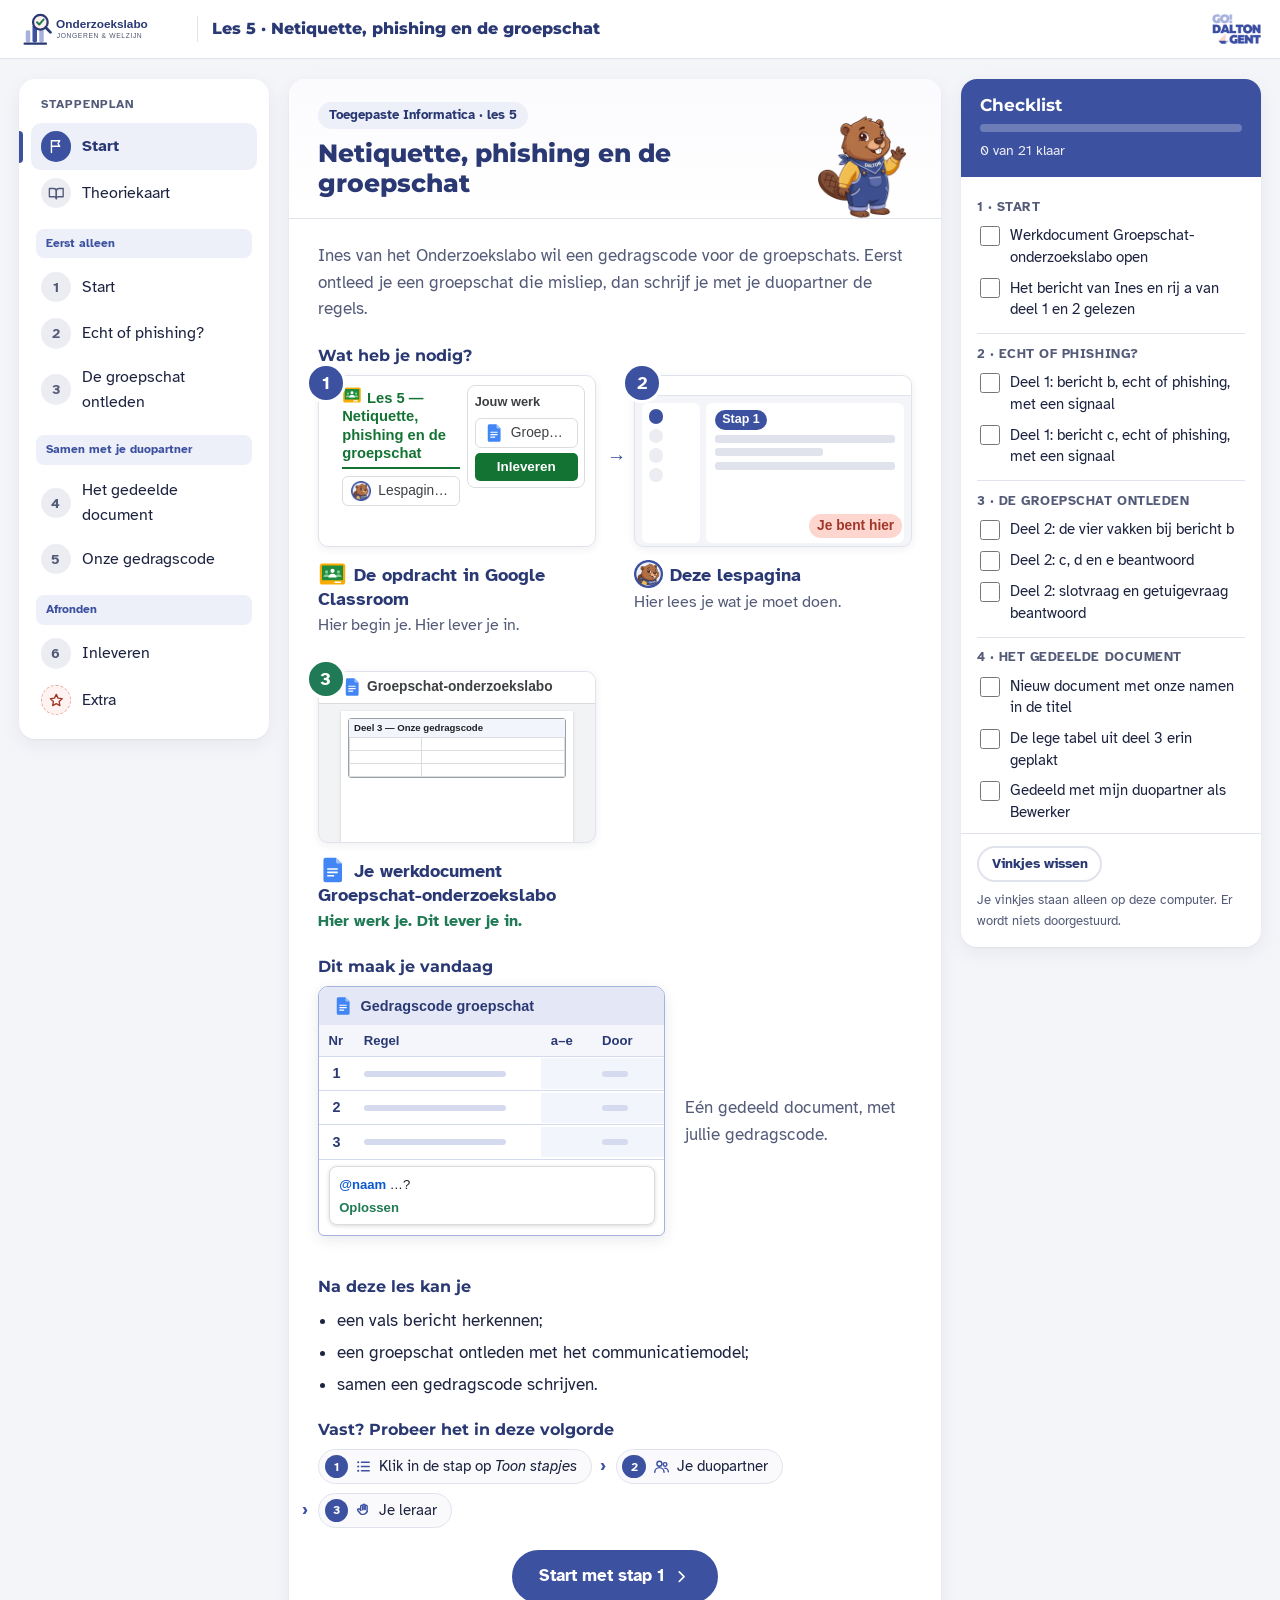
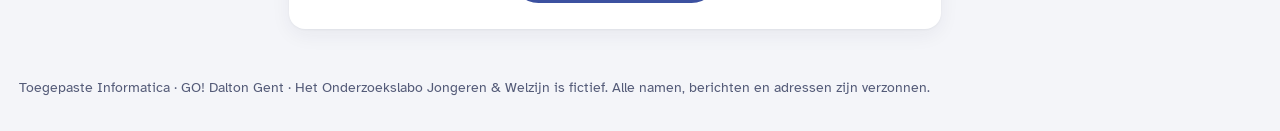
<file: index.html>
<!DOCTYPE html>
<html lang="nl-BE">
<head>
  <meta charset="UTF-8">
  <meta name="viewport" content="width=device-width, initial-scale=1">
  <title>Lespagina · Les 5 · Netiquette, phishing en de groepschat · Onderzoekslabo</title>
  <link rel="icon" href="assets/logos/lespagina-icon.png" type="image/png">
  <link rel="stylesheet" href="css/style.css">
</head>
<body data-storage="groepschat-labo_v1_" data-modus-start="kort" data-laatste-stap="6" data-ai-hulp="uit">

<!-- Pictogrammen: eenvoudige lijntekeningen, eigen werk. -->
<svg xmlns="http://www.w3.org/2000/svg" style="display:none">
  <symbol id="i-flag" viewBox="0 0 24 24"><path d="M5 21V4"/><path d="M5 4h12l-2.5 4 2.5 4H5"/></symbol>
  <symbol id="i-book" viewBox="0 0 24 24"><path d="M2 5h6a4 4 0 0 1 4 4v11a3 3 0 0 0-3-3H2z"/><path d="M22 5h-6a4 4 0 0 0-4 4v11a3 3 0 0 1 3-3h7z"/></symbol>
  <symbol id="i-check" viewBox="0 0 24 24"><path d="M5 12.5l4.5 4.5L19 7.5"/></symbol>
  <symbol id="i-check-circle" viewBox="0 0 24 24"><circle cx="12" cy="12" r="9"/><path d="M8 12.5l2.7 2.7L16 10"/></symbol>
  <symbol id="i-list" viewBox="0 0 24 24"><path d="M9 6h11M9 12h11M9 18h11"/><path d="M4.5 6h.01M4.5 12h.01M4.5 18h.01" stroke-width="3"/></symbol>
  <symbol id="i-bulb" viewBox="0 0 24 24"><path d="M9 18h6M10 21h4"/><path d="M12 3a6 6 0 0 0-4 10.5c.7.7 1 1.5 1 2.5h6c0-1 .3-1.8 1-2.5A6 6 0 0 0 12 3z"/></symbol>
  <symbol id="i-alert" viewBox="0 0 24 24"><path d="M12 3.5l9.5 17h-19z"/><path d="M12 10v4.5M12 17.5h.01"/></symbol>
  <symbol id="i-info" viewBox="0 0 24 24"><circle cx="12" cy="12" r="9"/><path d="M12 11v5.5M12 7.6h.01"/></symbol>
  <symbol id="i-users" viewBox="0 0 24 24"><circle cx="9" cy="8" r="3.5"/><path d="M2.5 20a6.5 6.5 0 0 1 13 0"/><circle cx="17" cy="9" r="2.5"/><path d="M16.5 14.2a5 5 0 0 1 5 5"/></symbol>
  <symbol id="i-send" viewBox="0 0 24 24"><path d="M12 15V3M7 8l5-5 5 5"/><path d="M4 14v6h16v-6"/></symbol>
  <symbol id="i-star" viewBox="0 0 24 24"><path d="M12 3.5l2.6 5.4 5.9.8-4.3 4.1 1 5.9L12 16.9l-5.2 2.8 1-5.9-4.3-4.1 5.9-.8z"/></symbol>
  <symbol id="i-chat" viewBox="0 0 24 24"><path d="M4 5h16v11H9l-5 4z"/></symbol>
  <symbol id="i-hand" viewBox="0 0 24 24"><path d="M8 12V6a1.5 1.5 0 0 1 3 0v5"/><path d="M11 10.5V4.5a1.5 1.5 0 0 1 3 0v6"/><path d="M14 10.5V6a1.5 1.5 0 0 1 3 0v7.5"/><path d="M8 11.5l-1.5-1.5a1.6 1.6 0 0 0-2.3 2.3l3.6 4.2A6.5 6.5 0 0 0 17 13.5"/></symbol>
  <symbol id="i-left" viewBox="0 0 24 24"><path d="M15 6l-6 6 6 6"/></symbol>
  <symbol id="i-right" viewBox="0 0 24 24"><path d="M9 6l6 6-6 6"/></symbol>
  <symbol id="i-lock" viewBox="0 0 24 24"><rect x="5" y="11" width="14" height="10" rx="2"/><path d="M8 11V8a4 4 0 0 1 8 0v3"/></symbol>
</svg>

<div class="teacher-banner">Leraarweergave: de roze kaders tonen waar je een screenshot kan plaatsen. Leerlingen zien die kaders niet.</div>

<header class="topbar">
  <div class="topbar-inner">
    <a class="brand" href="index.html" title="Naar het begin van de les">
      <img src="assets/onderzoekslabo-logo.svg" alt="Onderzoekslabo Jongeren &amp; Welzijn">
      <span class="brand-lesson">Les 5 · Netiquette, phishing en de groepschat</span>
    </a>
    <span class="topbar-spacer"></span>
    <img class="dalton-mark" src="assets/dalton-gent-logo.png" alt="GO! Dalton Gent">
  </div>
</header>

<div class="layout">

  <!-- ============ LINKS: de route ============ -->
  <nav class="route" aria-label="Stappenplan">
    <p class="route-title">Stappenplan</p>
    <button class="nav-btn" type="button" data-step="start"><span class="nav-num"><svg class="ic" aria-hidden="true"><use href="#i-flag"/></svg></span><span class="nav-lbl">Start</span></button>
    <button class="nav-btn" type="button" data-step="theorie"><span class="nav-num"><svg class="ic" aria-hidden="true"><use href="#i-book"/></svg></span><span class="nav-lbl">Theoriekaart</span></button>

    <p class="route-group">Eerst alleen</p>
    <button class="nav-btn" type="button" data-step="1"><span class="nav-num"><span class="nav-n">1</span><svg class="ic nav-check" aria-hidden="true"><use href="#i-check"/></svg></span><span class="nav-lbl">Start</span></button>
    <button class="nav-btn" type="button" data-step="2"><span class="nav-num"><span class="nav-n">2</span><svg class="ic nav-check" aria-hidden="true"><use href="#i-check"/></svg></span><span class="nav-lbl">Echt of phishing?</span></button>
    <button class="nav-btn" type="button" data-step="3"><span class="nav-num"><span class="nav-n">3</span><svg class="ic nav-check" aria-hidden="true"><use href="#i-check"/></svg></span><span class="nav-lbl">De groepschat ontleden</span></button>

    <p class="route-group">Samen met je duopartner</p>
    <button class="nav-btn" type="button" data-step="4"><span class="nav-num"><span class="nav-n">4</span><svg class="ic nav-check" aria-hidden="true"><use href="#i-check"/></svg></span><span class="nav-lbl">Het gedeelde document</span></button>
    <button class="nav-btn" type="button" data-step="5"><span class="nav-num"><span class="nav-n">5</span><svg class="ic nav-check" aria-hidden="true"><use href="#i-check"/></svg></span><span class="nav-lbl">Onze gedragscode</span></button>

    <p class="route-group">Afronden</p>
    <button class="nav-btn" type="button" data-step="6"><span class="nav-num"><span class="nav-n">6</span><svg class="ic nav-check" aria-hidden="true"><use href="#i-check"/></svg></span><span class="nav-lbl">Inleveren</span></button>
    <button class="nav-btn extra" type="button" data-step="extra"><span class="nav-num"><svg class="ic" aria-hidden="true"><use href="#i-star"/></svg></span><span class="nav-lbl">Extra</span></button>
  </nav>

  <!-- ============ MIDDEN: één stap tegelijk ============ -->
  <main id="main">

    <!-- ===== START ===== -->
    <section class="pane" id="pane-start" aria-labelledby="h-start">
      <article class="card">
        <header class="card-head met-mascotte">
          <div>
            <div class="tags"><span class="tag tag-where">Toegepaste Informatica · les 5</span></div>
            <h1 id="h-start">Netiquette, phishing en de groepschat</h1>
          </div>
          <img class="mascotte-kop" src="assets/mascotte/dalton_welkom.webp" alt="" width="120" height="120">
        </header>
        <div class="card-body">
          <p class="intro">Ines van het Onderzoekslabo wil een gedragscode voor de groepschats. Eerst ontleed je een groepschat die misliep, dan schrijf je met je duopartner de regels.</p>

          <h2 class="sec">Wat heb je nodig?</h2>
          <ol class="nodig">
            <li class="nodig-item">
              <div class="mock mock-opdracht" aria-hidden="true"><div class="mo-midden"><div class="mo-titel"><img class="logo" src="assets/logos/classroom.svg" alt="">Les 5 — Netiquette, phishing en de groepschat</div><div class="mo-chip"><img class="logo" src="assets/logos/lespagina.webp" alt=""><span>Lespagina · Les 5</span></div></div><div class="mo-werk"><div class="mo-werk-kop">Jouw werk</div><div class="mo-chip"><img class="logo" src="assets/logos/docs.svg" alt=""><span>Groepschat-onderzoekslabo</span></div><div class="mo-knop">Inleveren</div></div></div>
              <p class="nodig-naam"><img class="logo" src="assets/logos/classroom.svg" alt="">De opdracht in Google Classroom</p>
              <p class="nodig-uitleg">Hier begin je. Hier lever je in.</p>
            </li>
            <li class="nodig-item">
              <div class="mock mock-lespagina" aria-hidden="true">
                <div class="ml-balk"></div>
                <div class="ml-midden">
                  <div class="ml-route"><span></span><span></span><span></span><span></span></div>
                  <div class="ml-stap"><span class="ml-tag">Stap 1</span><span class="ml-lijn"></span><span class="ml-lijn kort"></span><span class="ml-lijn"></span></div>
                </div>
                <div class="ml-hier">Je bent hier</div>
              </div>
              <p class="nodig-naam"><img class="logo" src="assets/logos/lespagina.webp" alt="">Deze lespagina</p>
              <p class="nodig-uitleg">Hier lees je wat je moet doen.</p>
            </li>
            <li class="nodig-item inleveren">
              <div class="mock mock-werkdocument" aria-hidden="true">
                <div class="mw-balk"><img class="logo" src="assets/logos/docs.svg" alt="">Groepschat-onderzoekslabo</div>
                <div class="mw-blad">
                  <div class="mw-venster">
                    <div class="mw-kop">Deel 3 — Onze gedragscode</div>
                    <div class="mw-rijen"><span></span><span></span><span></span><span></span><span></span><span></span></div>
                  </div>
                </div>
              </div>
              <p class="nodig-naam"><img class="logo" src="assets/logos/docs.svg" alt="">Je werkdocument Groepschat-onderzoekslabo</p>
              <p class="nodig-uitleg">Hier werk je. Dit lever je in.</p>
            </li>
          </ol>

          <h2 class="sec">Dit maak je vandaag</h2>
          <div class="vandaag">
            <div class="deeldoc code" role="img" aria-label="Tekening van het gedeelde document dat jullie maken: een tabel met de kolommen Nr, Regel, een letter van a tot e en Geschreven door, met drie rijen, en daaronder een reactie met een naam na het @-teken.">
              <div class="dd-kop"><img class="logo" src="assets/logos/docs.svg" alt="">Gedragscode groepschat</div>
              <div class="dd-rij dd-hoofd"><span>Nr</span><span>Regel</span><span>a–e</span><span>Door</span></div>
              <div class="dd-rij"><span class="dd-nr">1</span><span><i></i></span><span class="dd-vak"></span><span class="dd-vak"><i class="kort"></i></span></div>
              <div class="dd-rij"><span class="dd-nr">2</span><span><i></i></span><span class="dd-vak"></span><span class="dd-vak"><i class="kort"></i></span></div>
              <div class="dd-rij"><span class="dd-nr">3</span><span><i></i></span><span class="dd-vak"></span><span class="dd-vak"><i class="kort"></i></span></div>
              <div class="dd-reactie"><b>@naam</b> <span>…?</span><span class="dd-toegewezen">Oplossen</span></div>
            </div>
            <p>Eén gedeeld document, met jullie gedragscode.</p>
          </div>

          <h2 class="sec">Na deze les kan je</h2>
          <ul class="doelen">
            <li>een vals bericht herkennen;</li>
            <li>een groepschat ontleden met het communicatiemodel;</li>
            <li>samen een gedragscode schrijven.</li>
          </ul>

          <h2 class="sec">Vast? Probeer het in deze volgorde</h2>
          <ol class="vast">
            <li><svg class="ic" aria-hidden="true"><use href="#i-list"/></svg><span>Klik in de stap op <em>Toon stapjes</em></span></li>
            <li><svg class="ic" aria-hidden="true"><use href="#i-users"/></svg><span>Je duopartner</span></li>
            <li><svg class="ic" aria-hidden="true"><use href="#i-hand"/></svg><span>Je leraar</span></li>
          </ol>

          <p class="start-cta"><button class="btn btn-primary" type="button" data-goto="1">Start met stap 1 <svg class="ic" aria-hidden="true"><use href="#i-right"/></svg></button></p>
        </div>
      </article>
    </section>


    <!-- ===== THEORIEKAART ===== -->
    <section class="pane" id="pane-theorie" aria-labelledby="h-theorie">
      <article class="card">
        <header class="card-head">
          <div class="tags"><span class="tag tag-where">Spiekbriefje</span></div>
          <h2 id="h-theorie">Theoriekaart</h2>
        </header>
        <div class="card-body">
          <p class="intro">Alles op één plek. Kom hier terug als je iets niet meer weet.</p>
          <div class="t-grid">
            <section class="t-card">
              <h3><svg class="ic" aria-hidden="true"><use href="#i-alert"/></svg>Een vals bericht herkennen</h3>
              <ul>
                <li>Kijk naar de afzender, het woord vóór <em>.example</em> in de link, en of het onverwacht, dringend of vreemd is.</li>
              </ul>
            </section>
            <section class="t-card">
              <h3><svg class="ic" aria-hidden="true"><use href="#i-lock"/></svg>Vals bericht? Wat doe je?</h3>
              <ul>
                <li>Niet klikken, geen bijlage openen, niet antwoorden.</li>
                <li>Stuur het door naar <strong>verdacht@safeonweb.be</strong>.</li>
                <li>Klikte je toch? Typ niets in, en verander je wachtwoord als je het al typte.</li>
              </ul>
            </section>
            <section class="t-card">
              <h3><svg class="ic" aria-hidden="true"><use href="#i-users"/></svg>Delen: wie mag wat?</h3>
              <ul>
                <li><strong>Kijker</strong> kijkt. <strong>Reageerder</strong> kijkt en reageert.</li>
                <li><strong>Bewerker</strong> kijkt, reageert en bewerkt.</li>
              </ul>
            </section>
            <section class="t-card">
              <h3><svg class="ic" aria-hidden="true"><use href="#i-chat"/></svg>Een reactie met @</h3>
              <ul>
                <li>Typ <strong>@</strong> en een naam: dan weet die persoon dat de reactie voor hem of haar is.</li>
                <li>Is het geregeld? Klik op <strong>Oplossen</strong>.</li>
              </ul>
            </section>
            <section class="t-card">
              <h3><svg class="ic" aria-hidden="true"><use href="#i-hand"/></svg>Je ziet dat iemand gepest wordt</h3>
              <ul>
                <li>Doe niet mee.</li>
                <li>Maak een schermafbeelding als bewijs.</li>
                <li>Praat erover met iemand die je vertrouwt.</li>
              </ul>
            </section>
            <section class="t-card wide">
              <h3><svg class="ic" aria-hidden="true"><use href="#i-book"/></svg>Woorden</h3>
              <table class="t-rows">
                <tr><th>communicator</th><td>wie het bericht stuurt (de zender)</td></tr>
                <tr><th>encoderen</th><td>je bedoeling omzetten in woorden, tekens of emoji’s</td></tr>
                <tr><th>decoderen</th><td>betekenis geven aan wat je leest</td></tr>
                <tr><th>ruis</th><td>iets waardoor de ontvanger iets anders leest dan bedoeld</td></tr>
                <tr><th>groepsdruk</th><td>meedoen met een groep omdat je erbij wil horen</td></tr>
                <tr><th>gedragscode</th><td>de afspraken van een groep over hoe je met elkaar omgaat</td></tr>
              </table>
            </section>
            <section class="t-card wide warn">
              <h3><svg class="ic" aria-hidden="true"><use href="#i-alert"/></svg>Veelgemaakte fouten</h3>
              <ul>
                <li><strong>Zie je een link in een echt bericht?</strong> Dan is het nog niet vals. Kijk ook naar de andere vragen.</li>
                <li><strong>Kan je duopartner niets typen?</strong> Zet zijn rol op Bewerker.</li>
                <li><strong>Typte je een opmerking in de tabel zelf?</strong> Zet ze in een reactie met @, anders ziet niemand dat ze voor hem is.</li>
                <li><strong>Schreef je een regel als <em>Wees lief</em>?</strong> Maak ze concreet: je moet kunnen zien of iemand ze breekt.</li>
              </ul>
              <p class="t-os">Alle namen en adressen in deze les zijn verzonnen.</p>
            </section>
          </div>
        </div>
      </article>
    </section>


    <!-- ===== STAP 1 ===== -->
    <section class="pane" id="pane-1" aria-labelledby="h-1">
      <article class="card">
        <header class="card-head"><div class="tags"><span class="tag tag-step">Stap 1</span><span class="tag tag-where"><img class="logo" src="assets/logos/docs.svg" alt=""> Werkdocument</span></div><h2 id="h-1">Start</h2></header>
        <div class="card-body">
          <p class="intro">Je weet wat Ines vraagt en waar je werkt.</p>
<div class="todo-box">
<div class="todo-head"><h3><svg class="ic" aria-hidden="true"><use href="#i-list"/></svg> Wat moet je doen?</h3></div>
<ol class="doe">
<li><details class="stapjes"><summary><span class="doe-tekst">Open je werkdocument <strong>Groepschat-onderzoekslabo</strong>.</span><span class="stapjes-knop" aria-hidden="true"></span></summary>
<ol class="klein">
<li><p>Kijk in je opdracht in <strong class="met-logo"><img class="logo" src="assets/logos/classroom.svg" alt="">Google Classroom</strong> rechts, bij <strong>Jouw werk</strong>.</p><div class="mock mock-opdracht mini-mock" role="img" aria-label="Tekening van de opdracht in Google Classroom. Rechts het vak Jouw werk, in een rood kader."><div class="mo-midden"><div class="mo-titel"><img class="logo" src="assets/logos/classroom.svg" alt="">Les 5 — Netiquette, phishing en de groepschat</div><div class="mo-chip"><img class="logo" src="assets/logos/lespagina.webp" alt=""><span>Lespagina · Les 5</span></div></div><div class="mo-werk wijs"><div class="mo-werk-kop">Jouw werk</div><div class="mo-chip"><img class="logo" src="assets/logos/docs.svg" alt=""><span>Groepschat-onderzoekslabo</span></div><div class="mo-knop">Inleveren</div></div></div></li>
<li><p>Klik op <strong>Groepschat-onderzoekslabo</strong>. Jouw naam staat in de titel.</p><div class="mock mock-opdracht mini-mock" role="img" aria-label="Tekening van de opdracht. Bij Jouw werk staat het werkdocument in een rood kader."><div class="mo-midden"><div class="mo-titel"><img class="logo" src="assets/logos/classroom.svg" alt="">Les 5 — Netiquette, phishing en de groepschat</div><div class="mo-chip"><img class="logo" src="assets/logos/lespagina.webp" alt=""><span>Lespagina · Les 5</span></div></div><div class="mo-werk"><div class="mo-werk-kop">Jouw werk</div><div class="mo-chip wijs"><img class="logo" src="assets/logos/docs.svg" alt=""><span>Groepschat-onderzoekslabo</span></div><div class="mo-knop">Inleveren</div></div></div></li>
<li><p>Je werkdocument opent in een nieuw tabblad. Klik bovenaan op een tabblad om te wisselen.</p><div class="teken-tabs" role="img" aria-label="Tekening van de tabbladen bovenaan in Chrome: Google Classroom, Lespagina en Groepschat-onderzoekslabo. Groepschat-onderzoekslabo staat in een rood kader."><span class="tt-tab"><img class="logo" src="assets/logos/classroom.svg" alt="">Google Classroom</span><span class="tt-tab"><img class="logo" src="assets/logos/lespagina.webp" alt="">Lespagina · Les 5</span><span class="tt-tab wijs actief"><img class="logo" src="assets/logos/docs.svg" alt="">Groepschat-onderzoekslabo</span></div></li>
</ol>
</details></li>
<li><span class="doe-tekst">Lees in <strong>deel 1</strong> het bericht van Ines (bericht b): wat vraagt ze, en tegen wanneer?</span></li>
<li><details class="stapjes"><summary><span class="doe-tekst">Lees de ingevulde <strong>rij a</strong> in deel 1 en in deel 2: zo ga je straks zelf te werk.</span><span class="stapjes-knop" aria-hidden="true"></span></summary>
<ol class="klein">
<li><p>Deel 1, bericht a: kijk naar het adres bij <em>Van</em> en naar het adres van de knop.</p><div class="teken-mail" role="img" aria-label="Tekening van bericht a in deel 1: een mail van EnqueteSnel. Bij Van staat het adres support@enquetesnel-login.example, in een rood kader. Onderaan staat het adres van de knop Aanmelden: enquetesnel.account-herstel.example/login, ook in een rood kader."><div class="tm-kop">Bericht a · een mail in je mailbox</div><div class="tm-rij"><span>Van</span><span class="wijs">EnqueteSnel &lt;support@enquetesnel-login.example&gt;</span></div><div class="tm-rij"><span>Onderwerp</span><span>Uw enquête wordt verwijderd</span></div><div class="tm-tekst">Uw enquête ‘Schermgebruik en slaap’ wordt binnen 24 uur verwijderd. Meld u aan om ze te bewaren.<br><span class="tm-knop">Aanmelden</span></div><div class="tm-adres wijs">Het adres van de knop: enquetesnel.account-herstel.example/login</div></div></li>
<li><p>Deel 2, kolom a: Lukas’ bericht staat al in het schema. Straks vul je de kolom van bericht b.</p><table class="teken-wd" role="img" aria-label="Deel 2: het schema met de kolom van bericht a ingevuld in het grijs en de kolom van bericht b leeg."><tr><th></th><th>Bericht a · Lukas (voorbeeld)</th><th>Bericht b · Wout</th></tr><tr><td>Communicator</td><td class="grijs">Lukas</td><td class="vak breed"></td></tr><tr><td>Wat bedoelde die persoon?</td><td class="grijs">Dat de enquête snel gedeeld moet worden.</td><td class="vak breed"></td></tr><tr><td>Wat las de ontvanger?</td><td class="grijs">‘hij roept, hij is boos’</td><td class="vak breed"></td></tr><tr><td>Ruis</td><td class="grijs">Hoofdletters, ??? en vier berichten.</td><td class="vak breed"></td></tr></table></li>
</ol>
</details></li>
</ol>
</div>
<div class="tip"><svg class="ic" aria-hidden="true"><use href="#i-bulb"/></svg><p><strong>Staat jouw naam niet in de titel van het document?</strong> Dan opende je niet je eigen kopie. Klik in je opdracht rechts, bij <em>Jouw werk</em>, op <em>Groepschat-onderzoekslabo</em>.</p></div>
        </div>
        <footer class="card-nav"><button class="btn" type="button" data-goto="start"><svg class="ic" aria-hidden="true"><use href="#i-left"/></svg> Start</button><button class="btn btn-primary" type="button" data-goto="2">Stap 2 <svg class="ic" aria-hidden="true"><use href="#i-right"/></svg></button></footer>
      </article>
    </section>

    <!-- ===== STAP 2 ===== -->
    <section class="pane" id="pane-2" aria-labelledby="h-2">
      <article class="card">
        <header class="card-head"><div class="tags"><span class="tag tag-step">Stap 2</span><span class="tag tag-where"><img class="logo" src="assets/logos/docs.svg" alt=""> Werkdocument, deel 1</span></div><h2 id="h-2">Echt of phishing?</h2></header>
        <div class="card-body">
          <p class="intro">Je beslist bij twee berichten of ze echt zijn, en waaraan je dat ziet.</p>
<div class="todo-box">
<div class="todo-head"><h3><svg class="ic" aria-hidden="true"><use href="#i-list"/></svg> Wat moet je doen?</h3></div>
<ol class="doe">
<li><span class="doe-tekst">Lees <strong>bericht b en c</strong> in deel 1, en loop de vragen van het infokader erbij af.</span></li>
<li><details class="stapjes"><summary><span class="doe-tekst">Typ bij b en bij c in de lichtblauwe vakken <strong>echt</strong> of <strong>phishing</strong>, en het ene signaal dat de doorslag geeft.</span><span class="stapjes-knop" aria-hidden="true"></span></summary>
<ol class="klein">
<li><p>Klik in het vak onder <em>Echt of phishing?</em> en typ je antwoord.</p><table class="teken-wd" role="img" aria-label="Deel 1: het lege vak in rij b onder Echt of phishing?, in een rood kader."><tr><th>Bericht</th><th>Echt of phishing?</th><th>Welk signaal geeft de doorslag?</th></tr><tr><td>a</td><td class="grijs">Phishing</td><td class="grijs">Het woord vóór .example is niet enquetesnel.</td></tr><tr><td>b</td><td class="vak breed wijs"></td><td class="vak breed"></td></tr><tr><td>c</td><td class="vak breed"></td><td class="vak breed"></td></tr></table></li>
<li><p>Klik in het vak ernaast en typ het ene signaal dat de doorslag geeft.<span class="sub">Kort mag: één vraag van het infokader.</span></p><table class="teken-wd" role="img" aria-label="Deel 1: het lege vak in rij b onder Welk signaal geeft de doorslag?, in een rood kader."><tr><th>Bericht</th><th>Echt of phishing?</th><th>Welk signaal geeft de doorslag?</th></tr><tr><td>a</td><td class="grijs">Phishing</td><td class="grijs">Het woord vóór .example is niet enquetesnel.</td></tr><tr><td>b</td><td class="vak breed"></td><td class="vak breed wijs"></td></tr><tr><td>c</td><td class="vak breed"></td><td class="vak breed"></td></tr></table></li>
<li><p>Doe hetzelfde voor bericht c.</p></li>
</ol>
</details></li>
</ol>
</div>
<div class="tip"><svg class="ic" aria-hidden="true"><use href="#i-bulb"/></svg><p><strong>Twijfel je bij een bericht?</strong> Loop de vijf vragen van het infokader één voor één af, en kies het signaal dat het zwaarst weegt.</p></div>
          <div class="info" role="group" aria-labelledby="info-herken">
            <div class="info-kop"><svg class="ic" aria-hidden="true"><use href="#i-info"/></svg><span class="info-soort">Info</span><h3 id="info-herken">Zo herken je een vals bericht</h3><span class="info-bij">bij deel 1</span></div>
            <div class="info-body">
              <p class="info-uitleg">Geen enkele vraag bewijst het alleen. Kijk naar meer vragen samen.</p>
              <ol class="herken">
                <li><span><b>Onverwacht?</b> Je verwachtte het niet, of je kent de reden niet.</span></li>
                <li><span><b>Dringend?</b> Oplichters willen dat je snel reageert, zonder na te denken.</span></li>
                <li><span><b>Ken je de afzender?</b> Kijk het adres na. Een echt adres is geen garantie.</span></li>
                <li><span><b>Een vreemde vraag?</b> Niemand vraagt je via een bericht om je wachtwoord.</span></li>
                <li><span><b>Waar gaat de link naartoe?</b> Het woord vóór <strong>.example</strong> en vóór de eerste <strong>/</strong> is de echte website.</span></li>
              </ol>
              <div class="adressen" role="img" aria-label="Twee adressen. In www.onderzoekslabo.example/team is het woord onderzoekslabo geel gemarkeerd, in www.onderzoekslabo.inschrijven-nu.example/team het woord inschrijven-nu.">
                <div class="adres"><span class="url">www.<span class="dom">onderzoekslabo</span>.example/team</span><span class="uitleg">de website is onderzoekslabo</span></div>
                <div class="adres"><span class="url">www.onderzoekslabo.<span class="dom">inschrijven-nu</span>.example/team</span><span class="uitleg">de website is inschrijven-nu</span></div>
              </div>
              <p class="adres-legende">Geel = het woord dat telt. Elk adres in deze les eindigt op <strong>.example</strong>: dat is verzonnen. In het echt zie je <em>.be</em> of <em>.com</em>.</p>
            </div>
          </div>
        </div>
        <footer class="card-nav"><button class="btn" type="button" data-goto="1"><svg class="ic" aria-hidden="true"><use href="#i-left"/></svg> Stap 1</button><button class="btn btn-primary" type="button" data-goto="3">Stap 3 <svg class="ic" aria-hidden="true"><use href="#i-right"/></svg></button></footer>
      </article>
    </section>

    <!-- ===== STAP 3 ===== -->
    <section class="pane" id="pane-3" aria-labelledby="h-3">
      <article class="card">
        <header class="card-head"><div class="tags"><span class="tag tag-step">Stap 3</span><span class="tag tag-where"><img class="logo" src="assets/logos/docs.svg" alt=""> Werkdocument, deel 2</span></div><h2 id="h-3">De groepschat ontleden</h2></header>
        <div class="card-body">
          <p class="intro">Je ontleedt wat er misging in de groepschat van de onderzoeksgroep.</p>
<div class="todo-box">
<div class="todo-head"><h3><svg class="ic" aria-hidden="true"><use href="#i-list"/></svg> Wat moet je doen?</h3></div>
<ol class="doe">
<li><details class="stapjes"><summary><span class="doe-tekst">Lees de <strong>groepschat</strong> in deel 2 en de twee infokaders hieronder.</span><span class="stapjes-knop" aria-hidden="true"></span></summary>
<ol class="klein">
<li><p>De letters <strong>a</strong> tot <strong>e</strong> staan links van de berichten.</p><div class="teken-chat" role="img" aria-label="Tekening van de groepschat Onderzoek slaap met de berichten a tot e van Lukas, Elif, Wout en Yasmine."><div class="tc-kop">Onderzoek slaap 📱 · Lukas, Elif, Wout, Yasmine</div><div class="tc-rij"><span class="tc-l">a</span><div class="tc-bel"><b>Lukas · 22.47 uur</b>WIE HEEFT DE ENQUÊTE NOG NIET GEDEELD???<br>???<br>hallo<br>iemand?</div></div><div class="tc-rij"><span class="tc-l"></span><div class="tc-bel"><b>Elif · 22.55 uur</b>ik zit bij mijn oma in het ziekenhuis, morgen doe ik het</div></div><div class="tc-rij"><span class="tc-l">b</span><div class="tc-bel"><b>Wout · 22.56 uur</b>typisch elif 🙄😂</div></div><div class="tc-rij"><span class="tc-l">c</span><div><div class="tc-bel"><b>Lukas · 22.56 uur</b>😂</div><div class="tc-bel"><b>Yasmine · 22.56 uur</b>😂</div></div></div><div class="tc-rij"><span class="tc-l">d</span><div class="tc-bel"><b>Yasmine · 23.10 uur</b>[een schermafbeelding van een privébericht van Elif aan Yasmine]<br>zie je, ze heeft gewoon geen zin</div></div><div class="tc-rij"><span class="tc-l">e</span><div class="tc-sys">Lukas heeft de groep ‘slaap zonder elif’ gemaakt</div></div></div></li>
</ol>
</details></li>
<li><details class="stapjes"><summary><span class="doe-tekst">Vul bij <strong>bericht b</strong> de vier vakken in: de communicator, wat hij bedoelde, wat Elif las en de ruis.</span><span class="stapjes-knop" aria-hidden="true"></span></summary>
<ol class="klein">
<li><p>Klik in het vak onder <em>Bericht b · Wout</em> en typ je antwoord.</p><table class="teken-wd" role="img" aria-label="Deel 2: het schema. In de kolom van bericht b staat het eerste vak, bij Communicator, in een rood kader."><tr><th></th><th>Bericht a · Lukas (voorbeeld)</th><th>Bericht b · Wout</th></tr><tr><td>Communicator</td><td class="grijs">Lukas</td><td class="vak breed wijs"></td></tr><tr><td>Wat bedoelde die persoon?</td><td class="grijs">Dat de enquête snel gedeeld moet worden.</td><td class="vak breed"></td></tr><tr><td>Wat las de ontvanger?</td><td class="grijs">‘hij roept, hij is boos’</td><td class="vak breed"></td></tr><tr><td>Ruis</td><td class="grijs">Hoofdletters, ??? en vier berichten.</td><td class="vak breed"></td></tr></table></li>
<li><p>Doe hetzelfde voor de andere drie rijen.<span class="sub">Bij de ruis hoort iets uit het bericht zelf.</span></p></li>
</ol>
</details></li>
<li><span class="doe-tekst">Beantwoord de vragen <strong>c, d en e</strong> in deel 2, elk kort.</span></li>
<li><span class="doe-tekst">Beantwoord de <strong>slotvraag</strong> over het medium, en de vraag wat <strong>jij</strong> als getuige kan doen: noem twee dingen.</span></li>
</ol>
</div>
<div class="tip"><svg class="ic" aria-hidden="true"><use href="#i-bulb"/></svg><p><strong>Schrijf je alleen wat Wout bedoelde?</strong> Schrijf ook wat Elif las: dat is niet hetzelfde.</p></div>
          <div class="info" role="group" aria-labelledby="info-model">
            <div class="info-kop"><svg class="ic" aria-hidden="true"><use href="#i-info"/></svg><span class="info-soort">Info</span><h3 id="info-model">Het communicatiemodel</h3><span class="info-bij">bij deel 2</span></div>
            <div class="info-body">
              <div class="schema" role="img" aria-label="Het communicatiemodel: de communicator encodeert zijn bedoeling in een boodschap in de groepschat; de ontvanger decodeert de boodschap. Onder de pijlen staat de ruis.">
                <div class="sc-blok"><b>Communicator</b><span>stuurt</span></div>
                <div class="sc-pijl">encodeert</div>
                <div class="sc-blok"><b>Boodschap</b><span>in de groepschat</span></div>
                <div class="sc-pijl">decodeert</div>
                <div class="sc-blok"><b>Ontvanger</b><span>leest</span></div>
                <div class="sc-ruis">Ruis: iets waardoor de ontvanger iets anders leest dan de communicator bedoelde</div>
              </div>
              <ul>
                <li>De communicator <strong>encodeert</strong> wat hij bedoelt in woorden, hoofdletters of emoji’s.</li>
                <li>De ontvanger <strong>decodeert</strong>: die geeft er een betekenis aan.</li>
                <li>Het <strong>medium</strong> is het middel waarlangs het bericht gaat: de groepschat, een e-mail, een gesprek.</li>
                <li>Zonder gezicht of stem geven hoofdletters, ??? en emoji’s sneller <strong>ruis</strong>.</li>
              </ul>
            </div>
          </div>
          <div class="info" role="group" aria-labelledby="info-netiquette">
            <div class="info-kop"><svg class="ic" aria-hidden="true"><use href="#i-info"/></svg><span class="info-soort">Info</span><h3 id="info-netiquette">Netiquette en pesten</h3><span class="info-bij">bij deel 2</span></div>
            <div class="info-body">
              <ul>
                <li>Schrijf <strong>niet in hoofdletters</strong>: dat leest als roepen. Let op het uur: 's avonds laat voelt een bericht als druk.</li>
                <li>Een privébericht blijft van wie het schreef. Stuur het niet door zonder toestemming.</li>
                <li>Cyberpesten is iemand herhaaldelijk en bewust kwetsen via gsm of internet: met gemene berichten, roddels, of door iemand te laten voelen dat hij er niet bij hoort.</li>
              </ul>
            </div>
          </div>
        </div>
        <footer class="card-nav"><button class="btn" type="button" data-goto="2"><svg class="ic" aria-hidden="true"><use href="#i-left"/></svg> Stap 2</button><button class="btn btn-primary" type="button" data-goto="4">Stap 4 <svg class="ic" aria-hidden="true"><use href="#i-right"/></svg></button></footer>
      </article>
    </section>

    <!-- ===== STAP 4 ===== -->
    <section class="pane" id="pane-4" aria-labelledby="h-4">
      <article class="card">
        <header class="card-head"><div class="tags"><span class="tag tag-step">Stap 4</span><span class="tag tag-where"><img class="logo" src="assets/logos/docs.svg" alt=""> Gedeeld document</span><span class="tag tag-where"><img class="logo" src="assets/logos/docs.svg" alt=""> Werkdocument, deel 3</span></div><h2 id="h-4">Het gedeelde document</h2></header>
        <div class="card-body">
          <p class="intro">Eén document waarin jullie allebei werken, en dat je leraar kan lezen.</p>
<div class="todo-box">
<div class="todo-head"><h3><svg class="ic" aria-hidden="true"><use href="#i-list"/></svg> Wat moet je doen?</h3></div>
<ol class="doe">
<li><details class="stapjes"><summary><span class="doe-tekst"><strong>Wie het dichtst bij het raam zit</strong>, maakt een leeg Google-document en noemt het <em>Gedragscode groepschat – voornaam en voornaam</em>.</span><span class="stapjes-knop" aria-hidden="true"></span></summary>
<ol class="klein">
<li><p>Ga in een nieuw tabblad naar <a href="https://docs.google.com" target="_blank" rel="noopener">docs.google.com</a>. Klik onder <em>Een nieuw document starten</em> op <span class="ui">Leeg</span>.</p><div class="teken-ui kolom" role="img" aria-label="Tekening van docs.google.com: onder Een nieuw document starten staat het vak Leeg in een rood kader."><div class="t-grijs">Een nieuw document starten</div><div class="t-rij wijs"><span>Leeg</span></div></div></li>
<li><p>Klik linksboven in het nieuwe document op de naam, typ de nieuwe naam en druk op <strong>Enter</strong>.<span class="sub">Bijvoorbeeld: Gedragscode groepschat – Lotte en Jens.</span></p></li>
</ol>
</details></li>
<li><details class="stapjes"><summary><span class="doe-tekst"><strong>Kopieer de lege tabel uit deel 3</strong> van je werkdocument en plak ze in het nieuwe document.</span><span class="stapjes-knop" aria-hidden="true"></span></summary>
<ol class="klein">
<li><p>Ga naar je werkdocument. Sleep met de muis over de hele tabel, van de eerste cel tot de laatste.</p></li>
<li><p>Druk op <strong>Ctrl + C</strong>. Klik in het nieuwe document en druk op <strong>Ctrl + V</strong>.</p></li>
</ol>
</details></li>
<li><details class="stapjes"><summary><span class="doe-tekst"><strong>Deel het document</strong> met je duopartner als <strong>Bewerker</strong>, en daarna met je leraar als <strong>Reageerder</strong>. Het adres van je leraar staat op het bord.</span><span class="stapjes-knop" aria-hidden="true"></span></summary>
<ol class="klein">
<li><p>Klik rechtsboven op <span class="ui">Delen</span>.</p><div class="teken-delen" role="img" aria-label="Tekening rechtsboven in een document: de knop Delen in een rood kader."><span class="t-ico"></span><span class="t-ico rond"></span><span class="t-delen"><svg class="ic" aria-hidden="true"><use href="#i-users"/></svg> Delen</span></div></li>
<li><p>Typ de naam van je duopartner en klik de naam aan in de lijst.</p><div class="teken-ui kolom" role="img" aria-label="Tekening van het venster Delen. In het veld staat de naam van de duopartner."><div class="t-kop">Gedragscode groepschat delen</div><div class="t-veld"><span>naam van je duopartner</span><span class="t-rol">Bewerker ▾</span></div><div class="t-grijs">Mensen op de hoogte brengen</div><div class="t-knoppen"><span class="t-knop tekst">Annuleren</span><span class="t-knop blauw">Verzenden</span></div></div></li>
<li><p>Klik rechts van de naam op de rol en kies <strong>Bewerker</strong>.</p><div class="teken-ui kolom menu" role="img" aria-label="Tekening van de keuzelijst met rollen: Kijker, Reageerder en Bewerker. Bewerker staat in een rood kader."><div class="t-rij"><span>Kijker</span></div><div class="t-rij"><span>Reageerder</span></div><div class="t-rij wijs"><span>Bewerker</span></div></div></li>
<li><p>Klik op <span class="ui">Verzenden</span>.</p></li>
<li><p>Klik opnieuw op <span class="ui">Delen</span>. Doe hetzelfde met het adres van je leraar, maar kies de rol <strong>Reageerder</strong>.</p></li>
</ol>
</details></li>
<li><span class="doe-tekst"><strong>De ander</strong> opent het gedeelde document via Drive › <span class="ui">Gedeeld met mij</span>.</span></li>
</ol>
</div>
<div class="tip"><svg class="ic" aria-hidden="true"><use href="#i-bulb"/></svg><p><strong>Kan je duopartner niets typen?</strong> Dan staat zijn rol op Kijker of Reageerder. Klik op <span class="ui">Delen</span>, kies naast zijn naam <strong>Bewerker</strong> en klik op <span class="ui">Opslaan</span>.</p></div>
          <div class="info" role="group" aria-labelledby="info-afwezig">
            <div class="info-kop"><svg class="ic" aria-hidden="true"><use href="#i-info"/></svg><span class="info-soort">Info</span><h3 id="info-afwezig">Is je duopartner er niet?</h3><span class="info-bij">bij stap 4 en 5</span></div>
            <div class="info-body">
              <ul>
                <li>Vraag je leraar: jij vormt een trio met een ander duo, of je werkt alleen.</li>
                <li>Werk je alleen? Deel dan met je leraar als <strong>Bewerker</strong>, en zet je reactie met @ bij een regel voor je leraar.</li>
              </ul>
            </div>
          </div>
        </div>
        <footer class="card-nav"><button class="btn" type="button" data-goto="3"><svg class="ic" aria-hidden="true"><use href="#i-left"/></svg> Stap 3</button><button class="btn btn-primary" type="button" data-goto="5">Stap 5 <svg class="ic" aria-hidden="true"><use href="#i-right"/></svg></button></footer>
      </article>
    </section>

    <!-- ===== STAP 5 ===== -->
    <section class="pane" id="pane-5" aria-labelledby="h-5">
      <article class="card">
        <header class="card-head"><div class="tags"><span class="tag tag-step">Stap 5</span><span class="tag tag-where"><img class="logo" src="assets/logos/docs.svg" alt=""> Gedeeld document</span></div><h2 id="h-5">Onze gedragscode</h2></header>
        <div class="card-body">
          <p class="intro">Jullie schrijven vijf regels die zo’n groepschat voorkomen.</p>
<div class="todo-box">
<div class="todo-head"><h3><svg class="ic" aria-hidden="true"><use href="#i-list"/></svg> Wat moet je doen?</h3></div>
<ol class="doe">
<li><details class="stapjes"><summary><span class="doe-tekst">Schrijf samen <strong>vijf regels</strong> waarvan je kan zien of iemand ze breekt. Ieder schrijft er minstens twee.</span><span class="stapjes-knop" aria-hidden="true"></span></summary>
<ol class="klein">
<li><p>Klik in het lichtblauwe vak onder <em>Regel</em> en typ de regel.<span class="sub">Kort mag: één zin.</span></p><div class="deeldoc code mini" role="img" aria-label="Tekening van de tabel in het gedeelde document. In de eerste rij staat het vak onder Regel in een rood kader."><div class="dd-rij dd-hoofd"><span>Nr</span><span>Regel</span><span>a–e</span><span>Door</span></div><div class="dd-rij"><span class="dd-nr">1</span><span class="dd-vak wijs"></span><span class="dd-vak"></span><span class="dd-vak"><i class="kort"></i></span></div></div></li>
<li><p>Doe hetzelfde voor de vier andere rijen. Wisselen jullie af?</p></li>
</ol>
</details></li>
<li><details class="stapjes"><summary><span class="doe-tekst">Typ bij elke regel de <strong>letter</strong> (a tot e) van het bericht uit de chat dat ze had voorkomen, en je <strong>voornaam</strong> bij <em>Geschreven door</em>.</span><span class="stapjes-knop" aria-hidden="true"></span></summary>
<ol class="klein">
<li><p>Klik in het vak onder <em>Welk bericht uit de chat voorkomt ze?</em> en typ één letter.</p><div class="deeldoc code mini" role="img" aria-label="Tekening van de tabel in het gedeelde document. In de eerste rij staat het vak onder de letter in een rood kader."><div class="dd-rij dd-hoofd"><span>Nr</span><span>Regel</span><span>a–e</span><span>Door</span></div><div class="dd-rij"><span class="dd-nr">1</span><span><i></i></span><span class="dd-vak wijs"></span><span class="dd-vak"><i class="kort"></i></span></div></div></li>
<li><p>Klik in het vak onder <em>Geschreven door</em> en typ je voornaam.</p></li>
</ol>
</details></li>
<li><details class="stapjes"><summary><span class="doe-tekst">Zet bij één regel van je partner een <strong>reactie</strong> met een vraag of een verbetering. Typ <strong>@</strong> en zijn of haar naam.</span><span class="stapjes-knop" aria-hidden="true"></span></summary>
<ol class="klein">
<li><p>Selecteer de regel van je partner met de muis.</p></li>
<li><p>Klik in de werkbalk op <span class="ui">Reactie toevoegen</span>.</p></li>
<li><p>Typ je vraag. Typ in je vraag <strong>@</strong> en kies de naam van je duopartner in de lijst.<span class="sub">Zo weet je partner dat de reactie voor hem of haar is.</span></p></li>
<li><p>Klik op <span class="ui">Invoegen</span>.</p><div class="teken-ui kolom" role="img" aria-label="Tekening van een reactie in Google Documenten. De vraag begint met @ en de naam van de duopartner. De knop Invoegen staat in een rood kader."><div class="t-tekst"><span class="t-naam">@Lotte</span> kan je hier een voorbeeld bij geven?</div><div class="t-knoppen"><span class="t-knop tekst">Annuleren</span><span class="t-knop blauw wijs">Invoegen</span></div></div></li>
</ol>
</details></li>
<li><details class="stapjes"><summary><span class="doe-tekst"><strong>Antwoord</strong> op de reactie die je kreeg met <span class="ui">Reageren</span>, en klik op <span class="ui">Oplossen</span>.</span><span class="stapjes-knop" aria-hidden="true"></span></summary>
<ol class="klein">
<li><p>Klik op de reactie. Klik op <span class="ui">Reageren</span>, typ je antwoord en klik nog eens op <span class="ui">Reageren</span>.</p></li>
<li><p>Klik rechtsboven in de reactie op <span class="ui">Oplossen</span>.</p></li>
</ol>
</details></li>
</ol>
</div>
<div class="tip"><svg class="ic" aria-hidden="true"><use href="#i-bulb"/></svg><p><strong>Typte je je opmerking in de tabel zelf?</strong> Zet ze in een reactie met @, anders ziet je partner niet dat ze voor hem of haar is.</p></div>
          <div class="info" role="group" aria-labelledby="info-bouw">
            <div class="info-kop"><svg class="ic" aria-hidden="true"><use href="#i-info"/></svg><span class="info-soort">Info</span><h3 id="info-bouw">Bouwstenen voor je regels</h3><span class="info-bij">bij stap 5</span></div>
            <div class="info-body">
              <p class="info-uitleg">Mag je overnemen: maak de zin af.</p>
              <ul>
                <li><strong>In onze groep sturen we …</strong></li>
                <li><strong>Een privébericht …</strong></li>
                <li><strong>Na … uur …</strong></li>
                <li><strong>Als iemand uitlegt waarom …</strong></li>
                <li><strong>Een probleem met één persoon …</strong></li>
              </ul>
            </div>
          </div>
        </div>
        <footer class="card-nav"><button class="btn" type="button" data-goto="4"><svg class="ic" aria-hidden="true"><use href="#i-left"/></svg> Stap 4</button><button class="btn btn-primary" type="button" data-goto="6">Inleveren <svg class="ic" aria-hidden="true"><use href="#i-right"/></svg></button></footer>
      </article>
    </section>

    <!-- ===== STAP 6 ===== -->
    <section class="pane" id="pane-6" aria-labelledby="h-6">
      <article class="card">
        <header class="card-head met-mascotte">
<div>
<div class="tags"><span class="tag tag-step">Stap 6</span><span class="tag tag-where"><svg class="ic" aria-hidden="true"><use href="#i-send"/></svg> Inleveren</span><span class="tag tag-where"><img class="logo" src="assets/logos/docs.svg" alt=""> Werkdocument, deel 3 en 4</span></div>
<h2 id="h-6">Inleveren</h2>
</div>
<img class="mascotte-kop" src="assets/mascotte/dalton_inleveren.webp" alt="" width="120" height="120">
</header>
        <div class="card-body">
          <p class="intro">Beantwoord eerst de drie vragen: zijn ze allemaal juist, dan zie je hoe je inlevert.</p>
          <div class="quiz">
            <div class="quiz-q" data-ok="Juist. Het woord vóór .example is resultaten-login, niet onderzoekslabo. En niemand vraagt je wachtwoord via een bericht." data-nok="Nog niet. Kijk in stap 2 in het infokader bij Waar gaat de link naartoe?">
              <p>1. Een bericht van “het Onderzoekslabo” vraagt je schoolwachtwoord om de resultaten te zien. De link gaat naar www.onderzoekslabo.resultaten-login.example. Wat doe je?</p>
              <div class="opts">
                <button type="button">Klikken: er staat onderzoekslabo in de link</button>
                <button type="button" data-right>Niet klikken: de website is resultaten-login, en je wachtwoord geef je niet via een bericht</button>
                <button type="button">Antwoorden dat je eerst meer uitleg wil</button>
              </div>
              <p class="feedback" role="status"></p>
            </div>
            <div class="quiz-q" data-ok="Juist. De 🙄 liet het bericht anders aankomen dan je bedoelde: dat is ruis." data-nok="Nog niet. Kijk in stap 3 in het infokader: wat is ruis?">
              <p>2. Je stuurt een klasgenoot “goed gedaan 🙄” als grapje. Zij leest het als spot. Hoe heet wat misging?</p>
              <div class="opts">
                <button type="button" data-right>Ruis: de 🙄 liet het bericht anders aankomen</button>
                <button type="button">Encoderen: je klasgenoot las het fout</button>
                <button type="button">Het medium: een chat kan geen grapjes</button>
              </div>
              <p class="feedback" role="status"></p>
            </div>
            <div class="quiz-q" data-ok="Juist. Met @ en zijn naam weet je partner dat de reactie voor hem is." data-nok="Nog niet. Kijk in stap 5: wat typ je in de reactie, zodat je partner ze krijgt?">
              <p>3. Je zet een reactie bij een regel van je duopartner. Wat typ je, zodat hij weet dat ze voor hem is?</p>
              <div class="opts">
                <button type="button">Je typt zijn naam in hoofdletters</button>
                <button type="button" data-right>Je typt @ en klikt zijn naam aan</button>
                <button type="button">Je typt niets: hij ziet het vanzelf</button>
              </div>
              <p class="feedback" role="status"></p>
            </div>
          </div>
          <p class="slot" aria-live="polite" data-codewoord="RUIS"><svg class="ic ic-dicht" aria-hidden="true"><use href="#i-lock"/></svg><svg class="ic ic-open" aria-hidden="true"><use href="#i-check-circle"/></svg><span class="slot-tekst">Beantwoord de drie vragen hierboven juist. Dan zie je hier hoe je inlevert.</span></p>
<div class="todo-box" data-na-zelftest="c6z">
<div class="todo-head"><h3><svg class="ic" aria-hidden="true"><use href="#i-list"/></svg> Wat moet je doen?</h3></div>
<ol class="doe">
<li><details class="stapjes"><summary><span class="doe-tekst">Plak in <strong>deel 3</strong> van je werkdocument de <strong>link</strong> naar jullie gedeelde document.</span><span class="stapjes-knop" aria-hidden="true"></span></summary>
<ol class="klein">
<li><p>Klik in het gedeelde document rechtsboven op <span class="ui">Delen</span>.</p><div class="teken-delen" role="img" aria-label="Tekening rechtsboven in een document: de knop Delen in een rood kader."><span class="t-ico"></span><span class="t-ico rond"></span><span class="t-delen"><svg class="ic" aria-hidden="true"><use href="#i-users"/></svg> Delen</span></div></li>
<li><p>Klik op <span class="ui">Link kopiëren</span> en dan op <span class="ui">Klaar</span>.</p></li>
<li><p>Ga naar je werkdocument. Klik in het vak onder <em>De link naar ons gedeelde document</em> en druk op <strong>Ctrl + V</strong>.</p></li>
</ol>
</details></li>
<li><span class="doe-tekst">Typ in <strong>deel 3</strong> van je werkdocument welke <strong>twee regels</strong> jij schreef, en welke <strong>reactie</strong> je gaf en wat je partner antwoordde.</span></li>
<li><details class="stapjes"><summary><span class="doe-tekst">Typ het <strong>codewoord</strong> in <strong>deel 4</strong>.</span><span class="stapjes-knop" aria-hidden="true"></span></summary>
<ol class="klein">
<li><p>Scroll naar het laatste deel van je werkdocument. Typ het codewoord in het eerste vak.<span class="sub">Het codewoord staat in de groene regel hierboven.</span></p></li>
</ol>
</details></li>
<li><details class="stapjes"><summary><span class="doe-tekst">Kruis in <strong>deel 4</strong> aan wat klopt, en beantwoord de <strong>exitvraag</strong>.</span><span class="stapjes-knop" aria-hidden="true"></span></summary>
<ol class="klein">
<li><p>Lees elke zin na. Klopt een zin? Klik in het vak ervoor en typ <strong>x</strong>.<span class="sub">Ontbreekt er nog iets? Vul dat eerst aan, ook in het gedeelde document.</span></p></li>
<li><p>Klik in het vak onder de exitvraag en schrijf in één zin je antwoord.</p></li>
</ol>
</details></li>
<li><details class="stapjes"><summary><span class="doe-tekst">Lever in.</span><span class="stapjes-knop" aria-hidden="true"></span></summary>
<ol class="klein">
<li><p>Klik bovenaan op het tabblad <strong class="met-logo"><img class="logo" src="assets/logos/classroom.svg" alt="">Google Classroom</strong>.</p><div class="teken-tabs" role="img" aria-label="Tekening van de tabbladen bovenaan in Chrome. Het tabblad Google Classroom staat in een rood kader."><span class="tt-tab wijs"><img class="logo" src="assets/logos/classroom.svg" alt="">Google Classroom</span><span class="tt-tab"><img class="logo" src="assets/logos/lespagina.webp" alt="">Lespagina · Les 5</span><span class="tt-tab actief"><img class="logo" src="assets/logos/docs.svg" alt="">Groepschat-onderzoekslabo</span></div></li>
<li><p>Zoek rechts, bij <strong>Jouw werk</strong>, de knop <span class="ui">Inleveren</span>. Klik erop.</p><div class="mock mock-opdracht mini-mock" role="img" aria-label="Tekening van de opdracht. Bij Jouw werk staat de knop Inleveren in een rood kader."><div class="mo-midden"><div class="mo-titel"><img class="logo" src="assets/logos/classroom.svg" alt="">Les 5 — Netiquette, phishing en de groepschat</div><div class="mo-chip"><img class="logo" src="assets/logos/lespagina.webp" alt=""><span>Lespagina · Les 5</span></div></div><div class="mo-werk"><div class="mo-werk-kop">Jouw werk</div><div class="mo-chip"><img class="logo" src="assets/logos/docs.svg" alt=""><span>Groepschat-onderzoekslabo</span></div><div class="mo-knop wijs">Inleveren</div></div></div></li>
<li><p>Klik in het venster <em>Je werk inleveren?</em> nog eens op <span class="ui">Inleveren</span>.<span class="sub">Daarna staat er rechts <em>Ingeleverd</em>.</span></p></li>
</ol>
</details></li>
</ol>
            <figure class="clip"><video src="assets/video/inleveren.mp4" poster="assets/video/inleveren.jpg" autoplay loop muted playsinline controls preload="metadata" aria-label="Filmpje: rechts, bij Jouw werk, op Inleveren klikken; in het venster Je werk inleveren? nog eens op Inleveren klikken; daarna staat er Ingeleverd."></video><figcaption>Filmpje van 10 seconden: zo lever je in. Het is een andere opdracht, de knoppen zijn dezelfde.</figcaption></figure>
</div>
<div class="tip"><svg class="ic" aria-hidden="true"><use href="#i-bulb"/></svg><p><strong>Staat je leraar niet bij de personen met toegang?</strong> Dan kan hij jullie document niet openen. Klik op <span class="ui">Delen</span> en deel met je leraar als <strong>Reageerder</strong>.</p></div>
        </div>
        <footer class="card-nav"><button class="btn" type="button" data-goto="5"><svg class="ic" aria-hidden="true"><use href="#i-left"/></svg> Stap 5</button><button class="btn btn-primary" type="button" data-goto="extra">Extra <svg class="ic" aria-hidden="true"><use href="#i-right"/></svg></button></footer>
      </article>
    </section>

    <!-- ===== STAP extra ===== -->
    <section class="pane" id="pane-extra" aria-labelledby="h-extra">
      <article class="card">
        <header class="card-head"><div class="tags"><span class="tag tag-extra">Extra · niet verplicht</span></div><h2 id="h-extra">Een regel over phishing</h2></header>
        <div class="card-body">
          <p class="intro">Alleen als je ingeleverd hebt en tijd over hebt. Het telt niet mee.</p>
<div class="todo-box">
<div class="todo-head"><h3><svg class="ic" aria-hidden="true"><use href="#i-list"/></svg> Wat moet je doen?</h3></div>
<ol class="doe">
<li><span class="doe-tekst">Typ onder de tabel in het gedeelde document een <strong>zesde regel</strong> over <strong>phishing in de groepschat</strong> (bericht c van deel 1).</span></li>
</ol>
</div>

        </div>
        <footer class="card-nav"><button class="btn" type="button" data-goto="6"><svg class="ic" aria-hidden="true"><use href="#i-left"/></svg> Inleveren</button><button class="btn" type="button" data-goto="start">Naar het begin</button></footer>
      </article>
    </section>

  </main>

  <!-- ============ RECHTS: de checklist ============ -->
  <aside class="checklist leeg" id="checklist" aria-labelledby="h-cl">
    <div class="cl-head">
      <h2 id="h-cl">Checklist</h2>
      <div class="cl-bar" role="progressbar" aria-label="Voortgang" aria-valuemin="0" aria-valuemax="100" aria-valuenow="0"><div class="cl-fill" id="clFill"></div></div>
      <p class="cl-count" id="clCount">0 van 0 klaar</p>
    </div>
    <div class="cl-body">
      <div class="cl-group" data-step="1"><h3>1 · Start</h3>
        <label class="cl-item"><input type="checkbox" id="c1a"><span>Werkdocument Groepschat-onderzoekslabo open</span></label>
        <label class="cl-item"><input type="checkbox" id="c1b"><span>Het bericht van Ines en rij a van deel 1 en 2 gelezen</span></label>
      </div>
      <div class="cl-group" data-step="2"><h3>2 · Echt of phishing?</h3>
        <label class="cl-item"><input type="checkbox" id="c2a"><span>Deel 1: bericht b, echt of phishing, met een signaal</span></label>
        <label class="cl-item"><input type="checkbox" id="c2b"><span>Deel 1: bericht c, echt of phishing, met een signaal</span></label>
      </div>
      <div class="cl-group" data-step="3"><h3>3 · De groepschat ontleden</h3>
        <label class="cl-item"><input type="checkbox" id="c3a"><span>Deel 2: de vier vakken bij bericht b</span></label>
        <label class="cl-item"><input type="checkbox" id="c3b"><span>Deel 2: c, d en e beantwoord</span></label>
        <label class="cl-item"><input type="checkbox" id="c3c"><span>Deel 2: slotvraag en getuigevraag beantwoord</span></label>
      </div>
      <div class="cl-group" data-step="4"><h3>4 · Het gedeelde document</h3>
        <label class="cl-item"><input type="checkbox" id="c4a"><span>Nieuw document met onze namen in de titel</span></label>
        <label class="cl-item"><input type="checkbox" id="c4b"><span>De lege tabel uit deel 3 erin geplakt</span></label>
        <label class="cl-item"><input type="checkbox" id="c4c"><span>Gedeeld met mijn duopartner als Bewerker</span></label>
        <label class="cl-item"><input type="checkbox" id="c4d"><span>Gedeeld met mijn leraar als Reageerder</span></label>
        <label class="cl-item"><input type="checkbox" id="c4e"><span>Mijn duopartner heeft het document open</span></label>
      </div>
      <div class="cl-group" data-step="5"><h3>5 · Onze gedragscode</h3>
        <label class="cl-item"><input type="checkbox" id="c5a"><span>Vijf regels waarvan je kan zien of iemand ze breekt, ieder minstens twee</span></label>
        <label class="cl-item"><input type="checkbox" id="c5b"><span>Bij elke regel een letter van a tot e</span></label>
        <label class="cl-item"><input type="checkbox" id="c5c"><span>Reactie met @ voor mijn partner</span></label>
        <label class="cl-item"><input type="checkbox" id="c5d"><span>De reactie die ik kreeg beantwoord en opgelost</span></label>
      </div>
      <div class="cl-group" data-step="6"><h3>6 · Inleveren</h3>
        <label class="cl-item"><input type="checkbox" id="c6z"><span>Zelftest: alle drie juist</span></label>
        <label class="cl-item"><input type="checkbox" id="c6a"><span>De link en de twee vragen in deel 3</span></label>
        <label class="cl-item"><input type="checkbox" id="c6b"><span>Codewoord getypt en deel 4 aangekruist</span></label>
        <label class="cl-item"><input type="checkbox" id="c6c"><span>Exitvraag beantwoord</span></label>
        <label class="cl-item"><input type="checkbox" id="c6d"><span>Werkdocument ingeleverd</span></label>
      </div>
    </div>
    <div class="cl-foot">
      <button class="btn cl-toggle" type="button" id="clToggle" aria-expanded="false">Toon alles</button>
      <button class="btn" type="button" id="btnReset">Vinkjes wissen</button>
      <p class="cl-note">Je vinkjes staan alleen op deze computer. Er wordt niets doorgestuurd.</p>
    </div>
  </aside>
</div>

<!-- ============ Klaar! ============ -->
<div class="klaar-overlay" id="klaar" role="dialog" aria-modal="true" aria-labelledby="h-klaar" hidden>
  <div class="klaar-card">
    <img class="mascotte-klaar" src="assets/mascotte/dalton_succes.webp" alt="" width="150" height="150">
    <h2 id="h-klaar">Jullie gedragscode is klaar!</h2>
    <p>Alles is afgevinkt en ingeleverd. Heb je nog tijd? Probeer dan het <strong>Extra</strong>.</p>
    <button class="btn btn-primary" type="button" id="klaarSluit">Sluiten</button>
  </div>
</div>

<footer class="site">
  Toegepaste Informatica · GO! Dalton Gent · Het Onderzoekslabo Jongeren &amp; Welzijn is fictief. Alle namen, berichten en adressen zijn verzonnen.
</footer>

<script src="js/script.js"></script>
</body>
</html>
</file>
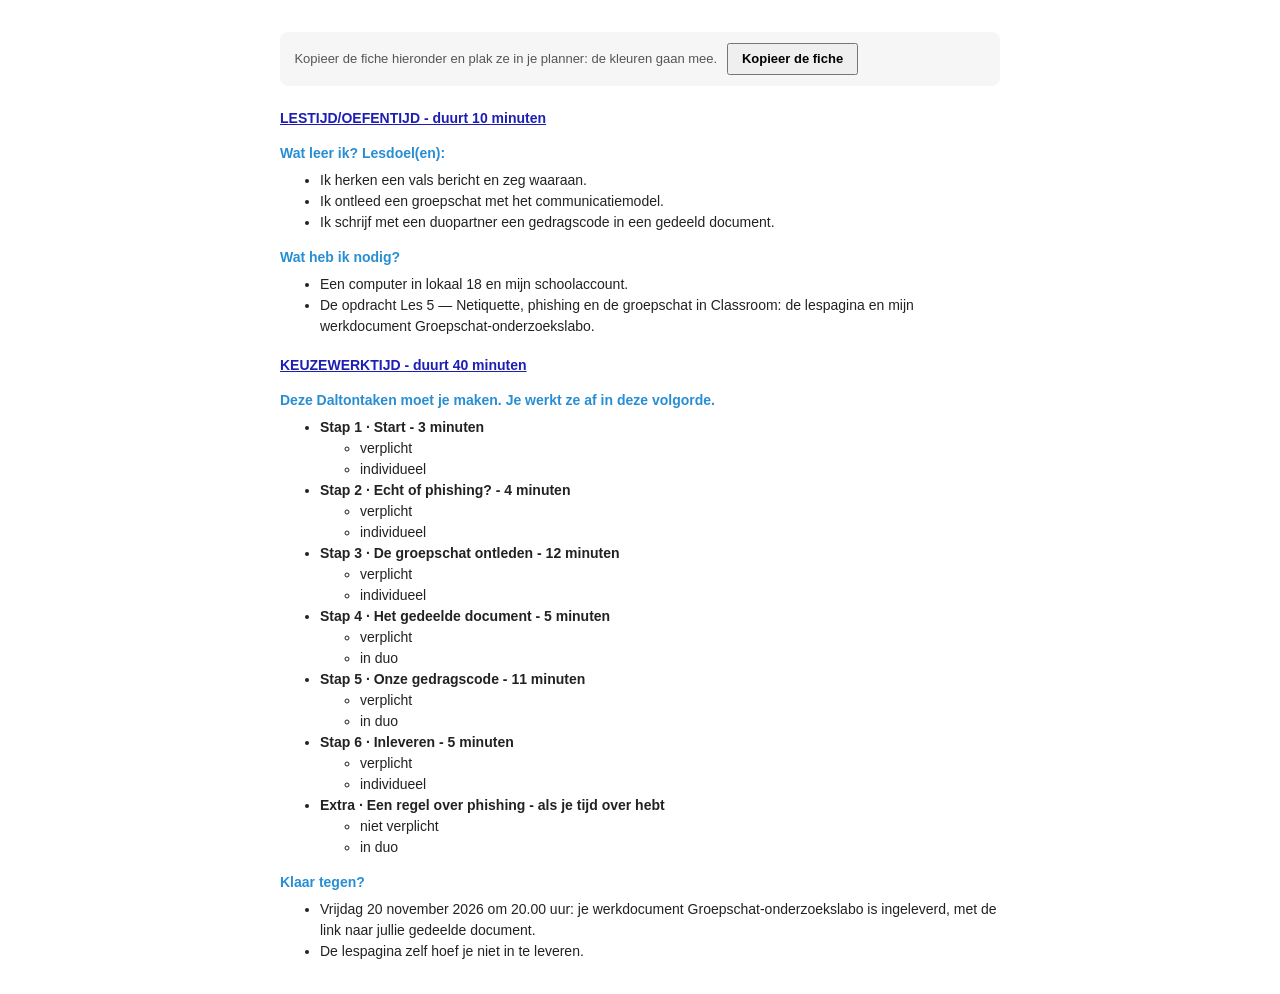
<file: dalton-lesfiche.html>
<!DOCTYPE html>
<html lang="nl-BE">
<head>
<meta charset="UTF-8">
<meta name="viewport" content="width=device-width, initial-scale=1">
<title>Dalton-lesfiche · 3MWWE · Les 5 — Netiquette, phishing en de groepschat</title>
<!--
  Dalton-lesfiche voor de leerlingen, in de kleurcode van het Dalton-sjabloon:
    tijdsblokken  #1D1FB4  vet + onderlijnd
    tussenkoppen  #288ED4  vet
    tekst         #222222  (taaktitels vet)
  De opmaak staat INLINE, zodat ze meekomt als je kopieert en plakt in je planner.
  Keuzewerktijd = 50 minuten - instructietijd.
-->
<style>
  body { margin: 2rem auto; max-width: 720px; padding: 0 1rem; background: #fff; }
  .uitleg { font: 13px/1.5 Arial, sans-serif; color: #555; background: #f6f6f6; border-radius: 8px; padding: .7rem .9rem; margin-bottom: 1.4rem; }
  .uitleg button { font: inherit; font-weight: bold; margin-left: .4rem; padding: .25rem .8rem; cursor: pointer; }
</style>
</head>
<body>

<p class="uitleg">Kopieer de fiche hieronder en plak ze in je planner: de kleuren gaan mee.
  <button type="button" id="kopieer">Kopieer de fiche</button> <span id="gemeld"></span></p>

<div id="fiche" style="font-family: 'Open Sans', Arial, sans-serif; font-size: 14px; line-height: 1.5; color: #222222;">
  <p style="margin: 0 0 14px;"><span style="color: #1D1FB4; font-weight: bold; text-decoration: underline;">LESTIJD/OEFENTIJD - duurt 10 minuten</span></p>

  <p style="margin: 0 0 6px; color: #288ED4; font-weight: bold;">Wat leer ik? Lesdoel(en):</p>
  <ul style="margin: 0 0 14px; list-style-type: disc;">
    <li>Ik herken een vals bericht en zeg waaraan.</li>
    <li>Ik ontleed een groepschat met het communicatiemodel.</li>
    <li>Ik schrijf met een duopartner een gedragscode in een gedeeld document.</li>
  </ul>

  <p style="margin: 0 0 6px; color: #288ED4; font-weight: bold;">Wat heb ik nodig?</p>
  <ul style="margin: 0 0 18px; list-style-type: disc;">
    <li>Een computer in lokaal 18 en mijn schoolaccount.</li>
    <li>De opdracht Les 5 — Netiquette, phishing en de groepschat in Classroom: de lespagina en mijn werkdocument Groepschat-onderzoekslabo.</li>
  </ul>

  <p style="margin: 0 0 14px;"><span style="color: #1D1FB4; font-weight: bold; text-decoration: underline;">KEUZEWERKTIJD - duurt 40 minuten</span></p>

  <p style="margin: 0 0 6px; color: #288ED4; font-weight: bold;">Deze Daltontaken moet je maken. Je werkt ze af in deze volgorde.</p>
  <ul style="margin: 0 0 14px; list-style-type: disc;">
    <li><strong>Stap 1 · Start - 3 minuten</strong>
      <ul style="list-style-type: circle;"><li>verplicht</li><li>individueel</li></ul></li>
    <li><strong>Stap 2 · Echt of phishing? - 4 minuten</strong>
      <ul style="list-style-type: circle;"><li>verplicht</li><li>individueel</li></ul></li>
    <li><strong>Stap 3 · De groepschat ontleden - 12 minuten</strong>
      <ul style="list-style-type: circle;"><li>verplicht</li><li>individueel</li></ul></li>
    <li><strong>Stap 4 · Het gedeelde document - 5 minuten</strong>
      <ul style="list-style-type: circle;"><li>verplicht</li><li>in duo</li></ul></li>
    <li><strong>Stap 5 · Onze gedragscode - 11 minuten</strong>
      <ul style="list-style-type: circle;"><li>verplicht</li><li>in duo</li></ul></li>
    <li><strong>Stap 6 · Inleveren - 5 minuten</strong>
      <ul style="list-style-type: circle;"><li>verplicht</li><li>individueel</li></ul></li>
    <li><strong>Extra · Een regel over phishing - als je tijd over hebt</strong>
      <ul style="list-style-type: circle;"><li>niet verplicht</li><li>in duo</li></ul></li>
  </ul>

  <p style="margin: 0 0 6px; color: #288ED4; font-weight: bold;">Klaar tegen?</p>
  <ul style="margin: 0; list-style-type: disc;">
    <li>Vrijdag 20 november 2026 om 20.00 uur: je werkdocument Groepschat-onderzoekslabo is ingeleverd, met de link naar jullie gedeelde document.</li>
    <li>De lespagina zelf hoef je niet in te leveren.</li>
  </ul>
</div>

<script>
  // Kopieert de fiche MET opmaak (kleuren, vet, onderlijnd) naar het klembord.
  // 1) moderne klembordfunctie met HTML, 2) oudere manier, 3) anders: fiche selecteren.
  var knop = document.getElementById('kopieer'), melding = document.getElementById('gemeld');
  var fiche = document.getElementById('fiche');
  function selecteer() {
    var bereik = document.createRange(); bereik.selectNodeContents(fiche);
    var sel = window.getSelection(); sel.removeAllRanges(); sel.addRange(bereik);
  }
  function oudeManier() {
    selecteer();
    var gelukt = false;
    try { gelukt = document.execCommand('copy'); } catch (e) { gelukt = false; }
    melding.textContent = gelukt ? 'Gekopieerd. Plak het in je planner.'
                                 : 'De fiche is geselecteerd: druk nu op Cmd + C (of Ctrl + C).';
  }
  knop.addEventListener('click', function () {
    if (navigator.clipboard && window.ClipboardItem) {
      var item = new ClipboardItem({
        'text/html': new Blob([fiche.outerHTML], { type: 'text/html' }),
        'text/plain': new Blob([fiche.innerText], { type: 'text/plain' })
      });
      navigator.clipboard.write([item]).then(function () {
        melding.textContent = 'Gekopieerd. Plak het in je planner.';
      }, oudeManier);
    } else {
      oudeManier();
    }
  });
</script>
</body>
</html>
</file>
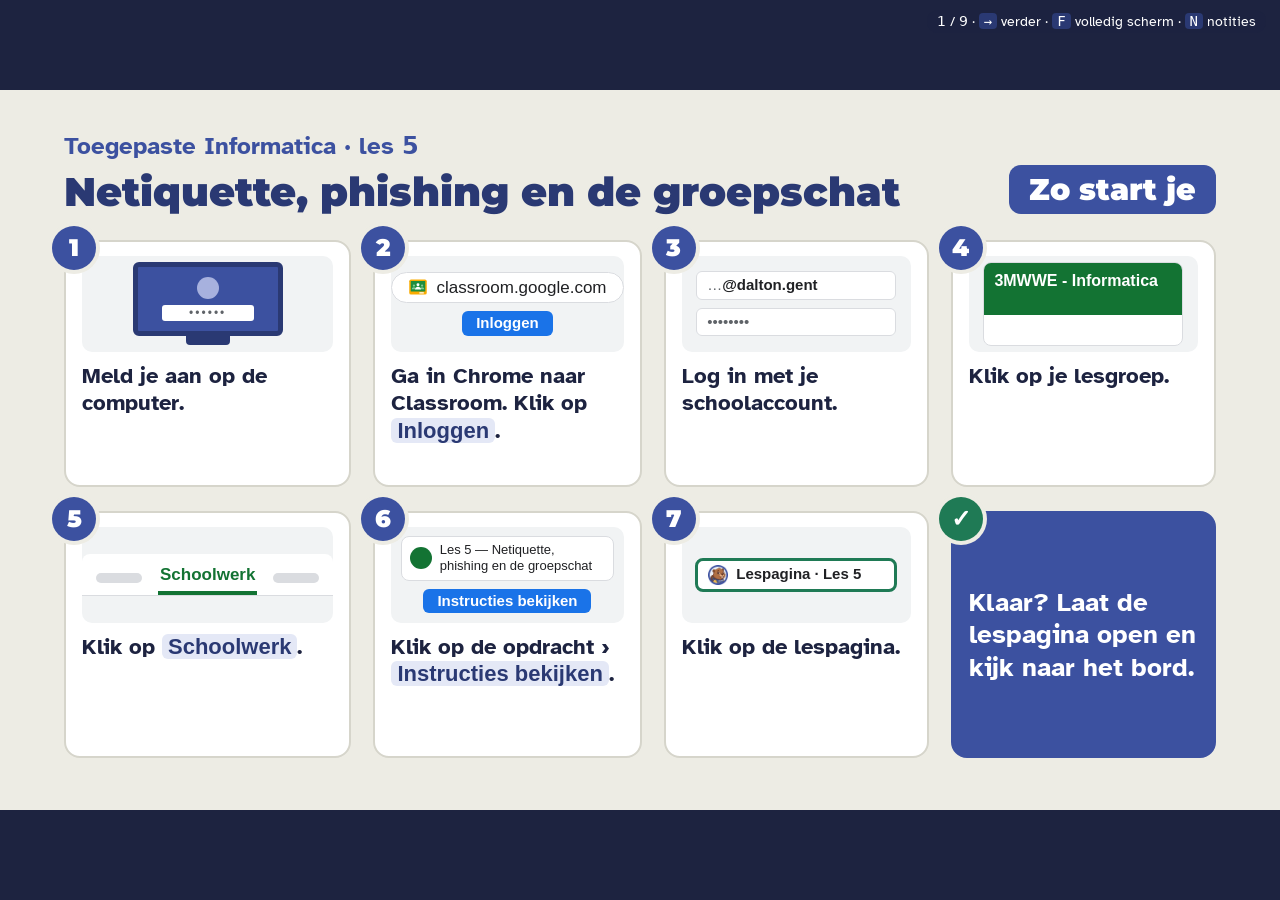
<file: presentatie.html>
<!DOCTYPE html>
<html lang="nl-BE">
<head>
  <meta charset="UTF-8">
  <meta name="viewport" content="width=device-width, initial-scale=1">
  <title>Netiquette, phishing en de groepschat · dia's · Onderzoekslabo</title>
  <link rel="icon" href="assets/onderzoekslabo-icon.svg" type="image/svg+xml">
  <link rel="stylesheet" href="css/slides.css">
  <style>
    .klok { font-size: 22px; color: #4D5573; }
    .compact .two { flex: 0 0 auto; }
    .compact .panel p { margin-bottom: 10px; }
    .compact .panel p:last-child { margin-bottom: 0; }
    .steps1 { margin: 0; padding-left: 1.2em; }
    .steps1 li { font-size: 27px; margin-bottom: 10px; }
    .steps1 li:last-child { margin-bottom: 0; }
    .compact .steps1 li { font-size: 24px; margin-bottom: 5px; }
    .qhead { font-size: 26px; font-weight: 700; margin: 0 0 6px; line-height: 1.3; }
    .qcol .opt { font-size: 24px; padding: 7px 16px; }
    .slide[data-answer] .answer { margin-top: 10px; padding: 10px 16px; font-size: 23px; }
    /* dia 3: het bericht van Ines en het voorbeeld van een gedeeld document (een sportclub) */
    .ines { background: #fff; border: 2px solid #A7B1DE; border-left: 8px solid var(--navy); border-radius: 12px; padding: 12px 18px; font-size: 24px; line-height: 1.3; }
    .ines b { color: var(--navy-deep); }
    .gdoc { background: #fff; border: 2px solid #A7B1DE; border-radius: 12px 12px 6px 6px; overflow: hidden; font-family: Calibri, Arial, sans-serif; box-shadow: 0 8px 24px rgba(29,35,64,.14); }
    .gd-kop { background: #E4E8F6; color: var(--navy-deep); font-weight: 700; font-size: 21px; padding: 6px 16px; display: flex; align-items: center; gap: 10px; }
    .gd-kop .logo { height: 26px; width: auto; }
    .gd-rij { display: grid; grid-template-columns: 44px 3fr 2fr 1.1fr; border-bottom: 1px solid #D5DAEE; font-size: 21px; }
    .gd-rij > span { padding: 5px 14px; }
    .gd-hoofd > span { background: #F4F6FC; font-weight: 700; color: var(--navy-deep); font-size: 18px; }
    .gd-rij .vak { background: #F3F5FC; }
    .gd-afspr { padding: 6px 14px 8px; font-size: 20px; }
    .gd-afspr b { color: var(--navy-deep); display: block; font-size: 18px; }
    .gd-react { margin: 4px 14px 10px; padding: 6px 12px; border: 1px solid #DADCE0; border-radius: 10px; font-size: 19px; box-shadow: 0 1px 5px rgba(60,64,67,.25); }
    .gd-react b { color: #0B57D0; }
    .gd-react .ok { color: #1F7A55; font-weight: 700; margin-left: 10px; }
    /* dia 4 tot 6: de demo's. Een tekening van Google, links; de stappen rechts. Kijk naar het rode kader. */
    .demo { display: grid; grid-template-columns: 560px 1fr; gap: 34px; align-items: start; margin-top: 6px; }
    .g { background: #fff; border: 1px solid #DADCE0; border-radius: 14px; box-shadow: 0 4px 16px rgba(60,64,67,.28); font-family: "Segoe UI", Arial, sans-serif; font-size: 22px; color: #1F1F1F; padding: 18px 22px; }
    .g h3 { margin: 0 0 12px; font-size: 26px; font-weight: 600; font-family: "Segoe UI", Arial, sans-serif; color: #1F1F1F; }
    .g .veld { border: 3px solid #0B57D0; border-radius: 8px; padding: 9px 14px; display: flex; justify-content: space-between; }
    .g .rij { display: flex; justify-content: space-between; align-items: center; padding: 8px 0; gap: 12px; }
    .g .grijs { color: #5F6368; font-size: 19px; }
    .g .rol { border: 1px solid #DADCE0; border-radius: 8px; padding: 4px 14px; font-weight: 600; background: #fff; }
    .g .lijst { border: 1px solid #DADCE0; border-radius: 8px; box-shadow: 0 2px 8px rgba(60,64,67,.25); width: 220px; margin-left: auto; padding: 4px 0; }
    .g .lijst div { padding: 7px 16px; }
    .g .knoppen { display: flex; justify-content: flex-end; gap: 12px; padding-top: 8px; }
    .g .knop { padding: 8px 22px; border-radius: 24px; font-weight: 600; }
    .g .knop.blauw { background: #0B57D0; color: #fff; }
    .g .knop.tekst { color: #0B57D0; }
    .wijs { box-shadow: 0 0 0 3px #fff, 0 0 0 7px #C5221F; position: relative; }
    .g .tekstvak { border: 1px solid #DADCE0; border-radius: 8px; padding: 10px 14px; }
    .g .naam { color: #0B57D0; font-weight: 700; }
    .g .vink { display: flex; align-items: center; gap: 12px; padding: 8px 0; }
    .g .vink i { width: 24px; height: 24px; border: 3px solid #0B57D0; background: #0B57D0; border-radius: 5px; position: relative; flex: none; }
    .g .vink i::after { content: ""; position: absolute; left: 6px; top: 0; width: 6px; height: 13px; border: solid #fff; border-width: 0 3px 3px 0; transform: rotate(45deg); }
    .g .oud { color: #5F6368; font-size: 19px; border-bottom: 1px solid #DADCE0; padding-bottom: 8px; margin-bottom: 8px; }
    .g .gemarkeerd { background: #FFF2A8; padding: 0 4px; }
    .g .vinkje { color: #1F7A55; font-weight: 700; }
    .demo .steps1 li { font-size: 26px; margin-bottom: 14px; }
    .demo .zo { font-size: 22px; color: #4D5573; margin: 4px 0 0; }
      /* dia 4 en 5: het communicatiemodel als schema, in een kolom */
    .sch { display: flex; flex-direction: column; width: 100%; }
    .sch .bl { background: #fff; border: 2px solid #A7B1DE; border-radius: 12px; padding: 7px 16px; font-size: 22px; line-height: 1.25; }
    .sch .bl b { color: var(--navy-deep); font-size: 20px; margin-right: 8px; }
    .sch .bl .zo { display: block; color: #4D5573; font-size: 20px; }
    .sch .pj { text-align: center; font-size: 20px; font-weight: 700; color: var(--navy-deep); padding: 3px 0; }
    .sch .pj::before { content: "\2193  "; }
    .sch .ruis { margin-top: 8px; border: 3px dashed #A0372A; background: #FDF1EF; color: #A0372A; border-radius: 12px; padding: 7px 16px; font-size: 21px; }
    .sch .ruis b { margin-right: 8px; }
    .compact .steps1 li.groot { font-size: 26px; margin-bottom: 12px; }
    .chatbel { display: inline-block; background: #E8EAED; border-radius: 14px 14px 14px 4px; padding: 4px 14px; font-size: 21px; }
  </style>
</head>
<body>
<div class="hud"><span id="counter"></span> · <kbd>→</kbd> verder · <kbd>F</kbd> volledig scherm · <kbd>N</kbd> notities</div>
<div class="deck"><div class="stage">

<!-- 1 · vaste startdia -->
<section class="slide start">
  <div class="start-kop">
    <div>
      <p class="kicker">Toegepaste Informatica · les 5</p>
      <h1>Netiquette, phishing en de groepschat</h1>
    </div>
    <span class="start-zo">Zo start je</span>
  </div>
  <ol class="startroute">
    <li><div class="sr-beeld"><div class="pc-scherm"><span class="pc-avatar"></span><span class="pc-veld">••••••</span></div><div class="pc-voet"></div></div><span class="sr-tekst">Meld je aan op de computer.</span></li>
    <li><div class="sr-beeld"><span class="url-balk"><img class="logo" src="assets/logos/classroom.svg" alt="">classroom.google.com</span><span class="url-knop">Inloggen</span></div><span class="sr-tekst">Ga in Chrome naar Classroom. Klik op <span class="knop">Inloggen</span>.</span></li>
    <li><div class="sr-beeld"><span class="login-veld">…<b>@dalton.gent</b></span><span class="login-veld">••••••••</span></div><span class="sr-tekst">Log in met je schoolaccount.</span></li>
    <li><div class="sr-beeld"><div class="lesgroep"><span class="lesgroep-kop">3MWWE - Informatica</span></div></div><span class="sr-tekst">Klik op je lesgroep.</span></li>
    <li><div class="sr-beeld"><div class="tabs"><span class="tab-grijs"></span><span class="tab-aan">Schoolwerk</span><span class="tab-grijs"></span></div></div><span class="sr-tekst">Klik op <span class="knop">Schoolwerk</span>.</span></li>
    <li><div class="sr-beeld"><span class="opdr-rij"><span class="opdr-ic"></span>Les 5 — Netiquette, phishing en de groepschat</span><span class="opdr-link">Instructies bekijken</span></div><span class="sr-tekst">Klik op de opdracht › <span class="knop">Instructies bekijken</span>.</span></li>
    <li><div class="sr-beeld"><span class="bijl-chip aan"><img class="logo" src="assets/logos/lespagina.webp" alt="">Lespagina · Les 5</span></div><span class="sr-tekst">Klik op de lespagina.</span></li>
    <li class="klaar">Klaar? Laat de lespagina open en kijk naar het bord.</li>
  </ol>
  <template class="note">
    <p><strong>Instructie, 0–1'. De vaste startdia</strong> (elke les dezelfde). Laat ze op het bord staan terwijl de leerlingen aanmelden.</p>
    <p>Het <strong>wachtwoord van de computers</strong> staat niet op de dia: de dia's staan openbaar online. Zeg het, of schrijf het op het bord.</p>
    <p>Ga verder zodra de meesten de lespagina open hebben.</p>
  </template>
</section>

<!-- 2 · lesstart: ophalen uit les 3 -->
<section class="slide met-mascotte" data-answer>
  <img class="mascotte" src="assets/mascotte/dalton_denken.webp" alt="" width="240" height="240">
  <p class="kicker">Lesstart · 3 minuten</p>
  <h2>Weet je het nog?</h2>
  <div class="qcol">
    <p class="qhead">In les 3 mailde je een jongerenwerker. Zou je haar “HALLO??? ANTWOORD AUB” sturen?</p>
    <div class="opts">
      <div class="opt"><span class="n">A</span>Ja, dan antwoordt ze sneller</div>
      <div class="opt right"><span class="n">B</span>Nee: een formele e-mail is beleefd en rustig, met een aanspreking</div>
      <div class="opt"><span class="n">C</span>Ja, als je er een smiley bijzet</div>
    </div>
  </div>
  <p class="answer">Nee. In een groepschat met vrienden denken we daar minder over na. Vandaag: wat gebeurt er als het misloopt?</p>
  <template class="note">
    <p><strong>Lesstart (3'), ophalen uit les 3 (do 15-10).</strong> Iedereen antwoordt tegelijk met 1, 2 of 3 vingers voor A, B of C; druk daarna op → voor het antwoord. Het antwoord is herhaling uit les 3: register en toon van een formele e-mail (beleefd, een aanspreking, rustig).</p>
    <p>Dan de brug, hardop: <em>"In een groepschat met vrienden denken we daar minder over na. Wat gebeurt er als het misloopt? Dat ontleden jullie vandaag, en jullie schrijven er afspraken voor."</em> Laat één of twee leerlingen een voorbeeld geven van een groepschat die uit de hand liep, zonder namen.</p>
  </template>
</section>

<!-- 3 · lesdoel en eindproduct -->
<section class="slide compact">
  <p class="kicker">Ik doe · dia 1 van 4 · lesdoel en eindproduct</p>
  <h2 style="margin-bottom:10px">Wat kan je straks?</h2>
  <div class="two" style="grid-template-columns: 1fr 1.25fr; gap: 28px">
    <div>
      <ul class="rules" style="margin:0">
        <li style="margin-bottom:12px; font-size:25px">Je herkent een <strong>vals bericht</strong>.</li>
        <li style="margin-bottom:12px; font-size:25px">Je ontleedt een <strong>groepschat</strong> met het communicatiemodel.</li>
        <li style="margin-bottom:12px; font-size:25px">Jullie schrijven samen een <strong>gedragscode</strong>.</li>
      </ul>
      <div class="ines"><b>Ines:</b> “Schrijf een gedragscode voor al onze groepschats. Deel ze met mij vóór vrijdag.”</div>
    </div>
    <div class="gdoc" role="img" aria-label="Voorbeeld van een gedeeld document voor een andere groepschat, die van een voetbalclub: een tabel met nummer, regel, het bericht dat de regel voorkomt en wie ze schreef, met drie regels, en een reactie met een naam na het at-teken.">
      <div class="gd-kop"><img class="logo" src="assets/logos/docs.svg" alt="">Gedragscode appgroep voetbalclub – Noor en Ilias</div>
      <div class="gd-rij gd-hoofd"><span>Nr</span><span>Regel</span><span>Welk bericht voorkomt ze?</span><span>Door</span></div>
      <div class="gd-rij"><span>1</span><span class="vak">Een training afzeggen doe je vóór 18 uur.</span><span class="vak">afzeggen vlak voor de training</span><span class="vak">Noor</span></div>
      <div class="gd-rij"><span>2</span><span class="vak">Een foto van een speler zet je pas online na zijn ja.</span><span class="vak">een foto van een speler</span><span class="vak">Ilias</span></div>
      <div class="gd-rij"><span>3</span><span class="vak">Een grap over iemand maak je niet in de groep.</span><span class="vak">een spotprent van de keeper</span><span class="vak">Noor</span></div>
      <div class="gd-react"><b>@Ilias</b> welke foto’s mogen er wel in? <span class="ok">Opgelost</span></div>
    </div>
  </div>
  <template class="note">
    <p><strong>Ik doe, 1'. Lesdoel en eindproduct.</strong> Lees de drie doelen kort voor. Toon dan het bericht van Ines en het voorbeeld rechts: <em>"Dit is een ander soort groepschat, die van een voetbalclub. Zo ziet een gedragscode eruit: elke regel is één zin waarvan je kan zien of iemand ze breekt, bij elke regel staat welk bericht ze had voorkomen, en wie ze schreef. Jullie schrijven er straks vijf, voor de groepschat van de onderzoeksgroep."</em></p>
    <p>Het bericht van Ines staat in deel 1 van het werkdocument (bericht b); de leerlingen lezen het in stap 1. Dit voorbeeld is bewust een andere chat: het is niet de oplossing.</p>
  </template>
</section>

<!-- 4 · demo 1: het communicatiemodel -->
<section class="slide compact">
  <p class="kicker">Ik doe · dia 2 van 4 · demo: het communicatiemodel</p>
  <h2 style="margin-bottom:6px">Zo ontleed je een bericht</h2>
  <div class="demo" style="grid-template-columns: 600px 1fr">
    <div class="sch" role="img" aria-label="Het communicatiemodel als schema, van boven naar onder: de communicator, een pijl encodeert, de boodschap in de groepschat, een pijl decodeert, de ontvanger. Onderaan staat een kader met ruis.">
      <div class="bl"><b>Communicator</b>wie stuurt?</div>
      <div class="pj">encodeert</div>
      <div class="bl"><b>Boodschap</b>in de groepschat (het medium)</div>
      <div class="pj">decodeert</div>
      <div class="bl"><b>Ontvanger</b>wie leest?</div>
      <div class="ruis"><b>Ruis</b>wat zorgt voor een ander begrip?</div>
    </div>
    <div>
      <ol class="steps1">
        <li class="reveal-item">De <strong>communicator</strong> bedoelt iets en <strong>encodeert</strong> het: woorden, hoofdletters, emoji’s.</li>
        <li class="reveal-item">Het bericht gaat via een <strong>medium</strong>: hier de groepschat.</li>
        <li class="reveal-item">De <strong>ontvanger</strong> <strong>decodeert</strong>: hij geeft het een betekenis.</li>
        <li class="reveal-item">Anders dan bedoeld? Dan is er <strong>ruis</strong>.</li>
      </ol>
    </div>
  </div>
  <template class="note">
    <p><strong>Ik doe, 2'. Demo 1, het schema.</strong> Een nieuw soort tekening: <em>"Dit is een schema van hoe een bericht van de ene persoon naar de andere gaat. Ik lees het van boven naar onder. De pijlen zeggen wat er gebeurt."</em> Druk vier keer op →: communicator en encoderen › medium › ontvanger en decoderen › ruis.</p>
    <p>Zeg erbij: <em>"Bij een gesprek in het echt hoor en zie je veel: de stem, het gezicht. In een chat valt dat weg. Hoofdletters, vraagtekens en emoji’s moeten dat overnemen, en daar gaat het vaak mis."</em> Dit zijn de woorden uit het leerplan (communicator, boodschap, encoderen, decoderen, medium, ontvanger); ruis volgt het schoolboek.</p>
  </template>
</section>

<!-- 5 · demo 2: bericht a in het schema -->
<section class="slide compact">
  <p class="kicker">Ik doe · dia 3 van 4 · demo: bericht a van Lukas</p>
  <h2 style="margin-bottom:6px">Bericht a in het schema</h2>
  <div class="demo" style="grid-template-columns: 640px 1fr">
    <div class="sch" role="img" aria-label="Het schema ingevuld voor bericht a. Communicator: Lukas, hij bedoelt dat de enquête snel gedeeld moet worden. Boodschap: WIE HEEFT DE ENQUETE NOG NIET GEDEELD, drie vraagtekens, hallo, iemand. Ontvanger: de groep, die leest: hij roept, hij is boos. Ruis in een rood kader: hoofdletters, vraagtekens en vier berichten na elkaar om 22.47 uur.">
      <div class="bl"><b>Communicator</b>Lukas<span class="zo">bedoelt: deel de enquête, de deadline komt</span></div>
      <div class="pj">encodeert</div>
      <div class="bl"><b>Boodschap</b><span class="chatbel">WIE HEEFT DE ENQUÊTE NOG NIET GEDEELD???</span><span class="zo">+ ??? · hallo · iemand?, om 22.47 uur</span></div>
      <div class="pj">decodeert</div>
      <div class="bl"><b>Ontvanger</b>de groep<span class="zo">leest: “hij roept, hij is boos”</span></div>
      <div class="ruis wijs"><b>Ruis</b>hoofdletters, ??? en vier berichten na elkaar</div>
    </div>
    <div>
      <ol class="steps1">
        <li class="reveal-item">Wie is de <strong>communicator</strong>, en wat <strong>bedoelt</strong> hij?</li>
        <li class="reveal-item">Wat <strong>las</strong> de ontvanger?</li>
        <li class="reveal-item">Waar zit de <strong>ruis</strong>? Zoek iets in het bericht zelf.</li>
      </ol>
      <p class="zo">Zo vul je straks bericht b in, het bericht van Wout.</p>
    </div>
  </div>
  <template class="note">
    <p><strong>Ik doe, 2'. Demo 2, hardop denkend, bericht a.</strong> <em>"Lukas wil dat de enquête snel gedeeld wordt: dat is wat hij bedoelt. Hij schrijft het in hoofdletters, met drie vraagtekens, en stuurt er nog drie berichten achteraan. De groep leest: hij roept, hij is boos. Wat hij bedoelde en wat de groep las, is niet hetzelfde. De ruis zit in de hoofdletters, de vraagtekens en de vier berichten na elkaar."</em></p>
    <p>Wijs het rode kader aan. Laat de leerlingen daarna kort zeggen: kon Lukas het anders doen? (één rustig bericht, overdag). Dit is de ingevulde kolom a in deel 2 van het werkdocument. Druk drie keer op →.</p>
  </template>
</section>

<!-- 6 · demo 3: delen en een reactie met @ -->
<section class="slide compact">
  <p class="kicker">Ik doe · dia 4 van 4 · demo: delen en een reactie met @</p>
  <h2 style="margin-bottom:6px">Delen als Bewerker, reageren met @</h2>
  <div class="demo">
    <div class="g" role="img" aria-label="Tekening van een reactie in Google Documenten. De gemarkeerde regel is Een training afzeggen doe je vóór 18 uur. In de reactie staat @Ilias en een vraag. Onderaan staan de knoppen Annuleren en Invoegen. Invoegen staat in een rood kader.">
      <div class="oud">Regel: <span class="gemarkeerd">Een training afzeggen doe je vóór 18 uur.</span></div>
      <div class="tekstvak"><span class="naam">@Ilias</span> geldt dat ook in het weekend?</div>
      <div class="knoppen"><span class="knop tekst">Annuleren</span><span class="knop blauw wijs">Invoegen</span></div>
    </div>
    <div>
      <ol class="steps1">
        <li class="reveal-item"><strong>Delen</strong> › naam › rol <strong>Bewerker</strong> › <strong>Verzenden</strong>. Je leraar krijgt <strong>Reageerder</strong>.</li>
        <li class="reveal-item">Regel selecteren › <strong>Reactie toevoegen</strong> › <strong>@</strong> + naam › <strong>Invoegen</strong>.</li>
        <li class="reveal-item">De ander klikt op <strong>Reageren</strong>, typt een antwoord en klikt op <strong>Oplossen</strong>.</li>
      </ol>
    </div>
  </div>
  <template class="note">
    <p><strong>Ik doe, 2'. Demo 4, kort.</strong> Delen kennen ze uit les 2 (een map in Drive met een rol); nu is het een document. <em>"Mijn partner moet kunnen typen, dus Bewerker. Mijn leraar krijgt Reageerder: die mag lezen en reageren, niets veranderen. Het adres staat op het bord."</em></p>
    <p>Dan de reactie met @: <em>"Een reactie is een opmerking naast de tekst: de regel zelf verandert niet. Met @ en de naam krijgt mijn partner een e-mail. Mijn partner klikt op Reageren, typt een antwoord, en klikt op Oplossen als het geregeld is."</em> Een nieuw soort tekening van Google: waar je kijkt, het rode kader (Invoegen). Druk drie keer op →.</p>
  </template>
</section>

<!-- 7 · controle -->
<section class="slide" data-answer>
  <p class="kicker">Controle · iedereen antwoordt</p>
  <h2>Wat doet Elif?</h2>
  <div class="qcol">
    <p class="qhead">Elif leest “typisch elif 🙄😂” als uitlachen. Wat doet Elif dan?</p>
    <div class="opts">
      <div class="opt"><span class="n">1</span>Encoderen</div>
      <div class="opt right"><span class="n">2</span>Decoderen</div>
      <div class="opt"><span class="n">3</span>Verzenden</div>
    </div>
  </div>
  <p class="answer">Elif decodeert: zij geeft het bericht een betekenis. Wout bedoelde misschien een grapje, Elif las uitlachen: dat verschil is de ruis.</p>
  <template class="note">
    <p><strong>Controle (1'). Iedereen antwoordt tegelijk</strong> met 1, 2 of 3 vingers. Wie 1 of 3 toont, blijft bij de start van stap 3 3 tot 5 minuten bij jou: samen bericht b in het schema zetten. Vraag: <em>"Wie encodeert hier, en wie decodeert?"</em></p>
  </template>
</section>

<!-- 8 · zo werk je verder -->
<section class="slide compact met-mascotte">
  <img class="mascotte" src="assets/mascotte/dalton_laptop.webp" alt="" width="240" height="240">
  <p class="kicker">Keuzewerktijd · <span class="eindtijd">40 minuten</span></p>
  <h2>Zo werk je verder</h2>
  <div class="two" style="grid-template-columns: 1.6fr 1fr">
    <div>
      <ol class="steps1 kloklijst" data-lesmomenten="2026-11-19/14.35/15.25/3MWWE/8" data-beltijden="8.25-9.15 9.15-10.05 10.25-11.15 11.15-12.05 12.05-12.55 13.45-14.35 14.35-15.25 15.25-16.15 16.15-17.05">
        <li data-min="3" data-samen>Start <span class="klok tijd">samen &#10003;</span></li>
        <li data-min="4">Echt of phishing? <span class="klok tijd">4'</span></li>
        <li data-min="12">De groepschat ontleden <span class="klok tijd">12'</span></li>
        <li data-min="5">Het gedeelde document <span class="klok tijd">5'</span></li>
        <li data-min="11">Onze gedragscode <span class="klok tijd">11'</span></li>
        <li data-min="5">Inleveren <span class="klok tijd">5'</span></li>
      </ol>
    </div>
    <div class="panel navy">
      <p style="font-size:24px"><strong>Het document maken?</strong></p>
      <p style="font-size:24px">Wie het dichtst bij het raam zit.</p>
      <p style="font-size:24px;margin-top:10px"><strong>Vast?</strong><br>1. <em>Toon stapjes</em><br>2. Je duopartner<br>3. Ik</p>
    </div>
  </div>
  <p class="klok" style="margin-top:14px;font-size:24px">
    <strong>Alles staat in de opdracht in <span class="met-logo"><img class="logo" src="assets/logos/classroom.svg" alt="">Google Classroom</span></strong> <em>Les 5 — Netiquette, phishing en de groepschat</em>: de lespagina en rechts onder <em>Jouw werk</em> je werkdocument Groepschat-onderzoekslabo. Het adres van je leraar staat op het bord.<br>Adres: jonasdaltongent.github.io/Groepschat-Labo/ <!-- PAS AAN: Pages-adres --></p>
  <template class="note">
    <p><strong>Keuzewerktijd.</strong> Laat deze dia staan zolang ze werken. De kloktijden komen uit de planning; <strong>T</strong> rekent opnieuw vanaf nu.</p>
    <p><strong>Schrijf het e-mailadres van je leraar op het bord</strong> (het staat nooit op een dia of de lespagina) en zeg: <em>"Het document maakt wie het dichtst bij het raam zit. Dat is de enige regel: zo hoeven jullie niet te discussiëren."</em> Stap 1 doen ze nu samen (3'): het werkdocument openen, het bericht van Ines lezen en rij a van deel 1 en 2. Wie op de vorige dia 1 of 3 koos, blijft 3 tot 5 minuten bij jou.</p>
    <p>Eerste rondgang (stap 2 en 3): typt iedereen in de lichtblauwe vakken, kiezen ze bij deel 1 één signaal dat telt, en staat bij de ruis iets uit het bericht zelf? Tweede rondgang (stap 4 en 5): staat de duopartner als <strong>Bewerker</strong>, jij als <strong>Reageerder</strong>? Zijn de regels <em>concreet</em> (je kan zien of iemand ze breekt, niet <em>wees lief</em>), staat bij elke regel een letter, en schrijft ieder er minstens twee? Een duo zonder partner: trio met een ander duo, of alleen (zie het infokader in stap 4).</p>
    <p>Wie vraagt hoe hij inlevert: kijk eerst onder de drie vragen van de zelftest in stap 6.</p>
  </template>
</section>

<!-- 9 · exitvraag -->
<section class="slide met-mascotte" data-answer>
  <img class="mascotte" src="assets/mascotte/dalton_hulp.webp" alt="" width="240" height="240">
  <p class="kicker">Afsluiten · laatste minuut</p>
  <h2 style="margin-bottom:10px">Eén vraag voor je vertrekt</h2>
  <div class="qcol">
    <p class="qhead">Welke ruis uit de groepschat was er in een gesprek in het echt niet geweest?</p>
    <div class="opts">
      <div class="opt"><span class="n">A</span>Dat Elif bij haar oma in het ziekenhuis zat</div>
      <div class="opt right"><span class="n">B</span>De toon: je ziet en hoort of iemand grapt of boos is</div>
      <div class="opt"><span class="n">C</span>De namen van de leden</div>
    </div>
  </div>
  <p class="answer">In een gesprek zie en hoor je de toon en het gezicht, en kon Elif meteen zeggen waarom. Dezelfde vraag staat in deel 4 van je werkdocument.</p>
  <p style="margin-top:6px;font-size:25px"><strong>Vertrek je? Log uit, of druk op Windows + L.</strong></p>
  <template class="note">
    <p><strong>Afsluiting, laatste minuut van de keuzewerktijd.</strong> Laat twee of drie leerlingen antwoorden en druk op → voor het antwoord.</p>
    <p>Zeg mondeling dat wie niet klaar is, toch inlevert (of thuis afwerkt vóór vrijdag 20 november om 20.00 uur). Een duo dat de gedragscode nog niet af heeft, werkt ze samen verder af in het gedeelde document: de link in het werkdocument blijft werken.</p>
    <p><strong>Vertrekken:</strong> iedereen logt uit, of drukt op Windows + L.</p>
  </template>
</section>

</div></div>
<div class="notes" id="notes"></div>
<script src="js/slides.js"></script>
</body>
</html>
</file>
<file: css/style.css>
/* ==========================================================================
   Les 5 · Netiquette, phishing en de groepschat (Onderzoekslabo) — leerlingentool
   Toegepaste Informatica · 2de graad Maatschappij- en welzijnswetenschappen
   (doorstroomfinaliteit) · GO! Dalton Gent · 3MWWE
   Uit MW les 6 (16-11-2026: _sjablonen/lespakket met de tekeningen van die les), met onderaan de tekeningen van deze les.

   Opbouw naar het voorbeeld van PedalPro (rustig, één ding tegelijk):
     links   de route (stappenlijst, altijd zichtbaar)
     midden  één stap: titel · één zin · wat moet je doen · één tip · klaar als
     rechts  de checklist met concrete taken (altijd zichtbaar)
   Op een half scherm (< 900 px) staat alles onder elkaar en toont de checklist
   alleen de taken van de stap waarin je zit.

   Huisstijl: Dalton-kleuren. Geen externe bestanden: lettertypes staan in
   assets/fonts (OFL-licentie), pictogrammen staan als SVG in index.html.
   ========================================================================== */

@font-face { font-family: "Atkinson"; src: url("../assets/fonts/atkinson-regular.woff2") format("woff2"); font-weight: 400; font-style: normal; font-display: swap; }
@font-face { font-family: "Atkinson"; src: url("../assets/fonts/atkinson-bold.woff2") format("woff2"); font-weight: 700; font-style: normal; font-display: swap; }
@font-face { font-family: "Atkinson"; src: url("../assets/fonts/atkinson-italic.woff2") format("woff2"); font-weight: 400; font-style: italic; font-display: swap; }
/* Atkinson tekent de nul met een schuine streep (lijkt op Ø). Cijfers daarom uit een systeemlettertype. */
@font-face { font-family: "Atkinson"; src: local("Segoe UI"), local("SegoeUI"), local("Arial"), local("Helvetica"), local("Roboto"); font-weight: 400; unicode-range: U+0030-0039; }
@font-face { font-family: "Atkinson"; src: local("Segoe UI Bold"), local("SegoeUI-Bold"), local("Arial Bold"), local("Arial-BoldMT"), local("Helvetica Bold"), local("Roboto Bold"); font-weight: 700; unicode-range: U+0030-0039; }
/* ook schuin: anders wordt "16.30 uur" in een cursief citaat 16.3Ø (MW les 4, 13-10-2026) */
@font-face { font-family: "Atkinson"; src: local("Segoe UI Italic"), local("SegoeUI-Italic"), local("Arial Italic"), local("Arial-ItalicMT"), local("Helvetica Oblique"), local("Helvetica-Oblique"), local("Roboto Italic"), local("Roboto-Italic"); font-weight: 400; font-style: italic; unicode-range: U+0030-0039; }
@font-face { font-family: "Montserrat"; src: url("../assets/fonts/montserrat-heavy.woff2") format("woff2"); font-weight: 700 900; font-style: normal; font-display: swap; }

:root {
  /* Dalton Gent-huisstijl */
  --navy: #3C51A0;
  --navy-deep: #2A3973;
  --peri: #A7B1DE;
  --peri-soft: #EEF0F9;
  --blush: #FCD6CF;
  --blush-soft: #FEF3F0;
  --paper: #FFFFFF;
  --bg: #F4F5F9;

  --ink: #1D2340;
  --muted: #545B78;
  --line: #E1E3EC;

  --ok: #1F7A55;
  --ok-soft: #EAF6F0;
  --warn: #A0372A;
  --warn-soft: #FDF1EE;
  --tip: #8A5A00;
  --tip-soft: #FFF7E3;

  --radius: 16px;
  --radius-sm: 10px;
  --shadow: 0 1px 2px rgba(29, 35, 64, .05), 0 6px 20px rgba(29, 35, 64, .06);

  --body: "Atkinson", "Segoe UI", Arial, sans-serif;
  --head: "Montserrat", "Segoe UI", Arial, sans-serif;
  --mono: "Courier New", Consolas, monospace;
}

* { box-sizing: border-box; }
html { -webkit-text-size-adjust: 100%; }
body {
  margin: 0;
  font-family: var(--body);
  font-size: 17px;
  line-height: 1.6;
  color: var(--ink);
  background: var(--bg);
}
h1, h2, h3 { font-family: var(--head); color: var(--navy-deep); line-height: 1.2; margin: 0; }
p { margin: 0 0 .8rem; }
p:last-child { margin-bottom: 0; }
a { color: var(--navy); }
code { font-family: var(--mono); font-size: .92em; background: var(--peri-soft); padding: .05rem .3rem; border-radius: 5px; overflow-wrap: anywhere; }
:focus-visible { outline: 3px solid var(--navy); outline-offset: 2px; border-radius: 6px; }
[hidden] { display: none !important; }

/* Pictogrammen (SVG-symbolen bovenaan index.html) */
.ic { width: 1.15em; height: 1.15em; flex-shrink: 0; fill: none; stroke: currentColor; stroke-width: 2; stroke-linecap: round; stroke-linejoin: round; vertical-align: -.2em; }

/* Knop- en toetsnamen */
.ui { font-weight: 700; color: var(--navy-deep); background: var(--peri-soft); padding: 0 .35rem; border-radius: 5px; white-space: nowrap; }
.key { display: inline-block; font-weight: 700; font-size: .9em; border: 1px solid #C4C7D4; border-bottom-width: 3px; border-radius: 6px; background: #fff; padding: 0 .35rem; white-space: nowrap; }

/* ---------- Kopbalk ---------- */
.topbar { background: var(--paper); border-bottom: 1px solid var(--line); }
.topbar-inner { max-width: 1440px; margin: 0 auto; padding: .7rem 1.2rem; display: flex; align-items: center; gap: 1rem; }
.brand { display: flex; align-items: center; gap: .9rem; text-decoration: none; min-width: 0; }
.brand img { height: 36px; width: auto; display: block; flex-shrink: 0; }
.brand-lesson { font-family: var(--head); font-weight: 800; font-size: 1rem; color: var(--navy-deep); white-space: nowrap; overflow: hidden; text-overflow: ellipsis; padding-left: .9rem; border-left: 1px solid var(--line); }
.topbar-spacer { flex: 1; }
.dalton-mark { height: 30px; width: auto; display: block; }

/* ---------- Drie kolommen ---------- */
.layout {
  max-width: 1440px; margin: 0 auto; padding: 1.25rem 1.2rem 3rem;
  display: grid; grid-template-columns: 250px minmax(0, 1fr) 300px; gap: 1.25rem; align-items: start;
}

/* ---------- Links: de route ---------- */
.route { background: var(--paper); border-radius: var(--radius); box-shadow: var(--shadow); padding: 1rem .75rem; position: sticky; top: 1rem; }
.route-title { font-size: .78rem; font-weight: 700; letter-spacing: .08em; text-transform: uppercase; color: var(--muted); padding: 0 .6rem .5rem; margin: 0; }
.route-group { font-size: .78rem; font-weight: 700; color: var(--navy); background: var(--peri-soft); border-radius: 8px; padding: .3rem .6rem; margin: .8rem .3rem .35rem; }
.nav-btn {
  display: flex; align-items: center; gap: .7rem; width: 100%;
  font: inherit; font-size: .97rem; text-align: left; color: var(--ink);
  background: none; border: 0; border-radius: var(--radius-sm); padding: .5rem .6rem; cursor: pointer;
  position: relative;
}
.nav-btn:hover { background: var(--peri-soft); }
.nav-num {
  width: 1.9rem; height: 1.9rem; border-radius: 50%; flex-shrink: 0;
  display: inline-flex; align-items: center; justify-content: center;
  background: #ECEDF3; color: var(--muted); font-weight: 700; font-size: .9rem;
}
.nav-btn[aria-current="step"] { background: var(--peri-soft); font-weight: 700; color: var(--navy-deep); }
.nav-btn[aria-current="step"]::before { content: ""; position: absolute; left: -.75rem; top: .45rem; bottom: .45rem; width: 4px; border-radius: 0 4px 4px 0; background: var(--navy); }
.nav-btn[aria-current="step"] .nav-num { background: var(--navy); color: #fff; }
.nav-btn.done .nav-num { background: var(--ok); color: #fff; }
.nav-btn .nav-check { display: none; }
.nav-btn.done .nav-check { display: block; }
.nav-btn.done .nav-n { display: none; }
.nav-btn.extra .nav-num { background: var(--blush-soft); color: var(--warn); border: 1px dashed #E7A99C; }

/* ---------- Midden: één stap ---------- */
.pane { display: none; }
.pane.active { display: block; }
.card { background: var(--paper); border-radius: var(--radius); box-shadow: var(--shadow); overflow: hidden; }
.card-head { padding: 1.4rem 1.8rem 1.2rem; border-bottom: 1px solid var(--line); background: linear-gradient(180deg, #FBFBFE, #fff); }
.tags { display: flex; flex-wrap: wrap; gap: .45rem; margin-bottom: .65rem; }
.tag { display: inline-flex; align-items: center; gap: .35rem; font-size: .8rem; font-weight: 700; border-radius: 99px; padding: .2rem .7rem; }
.tag-step { background: var(--navy); color: #fff; }
.tag-where { background: var(--peri-soft); color: var(--navy-deep); }
.tag-extra { background: var(--blush); color: var(--warn); }
.card-head h1, .card-head h2 { font-size: 1.55rem; font-weight: 800; }
.card-body { padding: 1.5rem 1.8rem 1.6rem; }

.intro { font-size: 1.05rem; color: var(--muted); margin-bottom: 1.3rem; }

/* "Wat moet je doen?" */
.todo-box { background: #FAFAFD; border: 1px solid var(--line); border-radius: var(--radius-sm); padding: 1.1rem 1.25rem; }
.todo-box h3 { display: flex; align-items: center; gap: .5rem; font-size: 1rem; margin-bottom: .8rem; }
.todo { list-style: none; counter-reset: act; padding: 0; margin: 0; }
.todo > li { counter-increment: act; position: relative; padding-left: 2.4rem; margin-bottom: .85rem; }
.todo > li:last-child { margin-bottom: 0; }
.todo > li::before {
  content: counter(act); position: absolute; left: 0; top: .05rem;
  width: 1.65rem; height: 1.65rem; border-radius: 50%;
  background: var(--navy); color: #fff; font-weight: 700; font-size: .85rem;
  display: flex; align-items: center; justify-content: center;
}
.todo .sub { display: block; color: var(--muted); font-size: .93rem; margin-top: .2rem; }
/* knop naar een bestand in een stap (stap 3: het zip-bestand uit de opdracht), op een eigen regel */
.todo .btn-dl { display: flex; width: fit-content; margin: .45rem 0 .15rem; }

/* Eén tip per stap */
.tip { display: flex; gap: .7rem; align-items: flex-start; background: var(--tip-soft); border-radius: var(--radius-sm); padding: .85rem 1rem; margin-top: 1.1rem; }
.tip .ic { color: var(--tip); margin-top: .15rem; }
.tip.warn { background: var(--warn-soft); }
.tip.warn .ic { color: var(--warn); }

/* Hulp: dichtgeklapt, alleen voor wie het nodig heeft */
.help { margin-top: 1rem; border: 1px solid var(--line); border-radius: var(--radius-sm); }
.help summary { cursor: pointer; padding: .7rem 1rem; font-weight: 700; color: var(--navy); list-style: none; display: flex; align-items: center; gap: .5rem; }
.help summary::-webkit-details-marker { display: none; }
.help summary::after { content: "+"; margin-left: auto; font-size: 1.2rem; line-height: 1; color: var(--muted); }
.help[open] summary::after { content: "–"; }
.help-body { padding: 0 1rem .9rem; }
.help-body > :last-child { margin-bottom: 0; }

/* "Klaar als" */
.result { display: flex; gap: .7rem; align-items: flex-start; background: var(--ok-soft); border-radius: var(--radius-sm); padding: .85rem 1rem; margin: 1.1rem 0 0; }
.result .ic { color: var(--ok); margin-top: .15rem; }

/* Vorige / volgende */
.card-nav { display: flex; justify-content: space-between; gap: .75rem; padding: 1rem 1.8rem 1.4rem; }
.btn {
  display: inline-flex; align-items: center; gap: .4rem;
  font: inherit; font-weight: 700; font-size: .95rem; cursor: pointer; text-decoration: none;
  background: var(--paper); color: var(--navy-deep); border: 2px solid var(--line); border-radius: 99px; padding: .5rem 1.1rem;
}
.btn:hover { border-color: var(--peri); }
.btn-primary { background: var(--navy); border-color: var(--navy); color: #fff; margin-left: auto; }
.btn-primary:hover { background: var(--navy-deep); border-color: var(--navy-deep); }

/* ---------- Rechts: de checklist ---------- */
.checklist { background: var(--paper); border-radius: var(--radius); box-shadow: var(--shadow); position: sticky; top: 1rem; max-height: calc(100vh - 2rem); display: flex; flex-direction: column; overflow: hidden; }
.cl-head { background: var(--navy); color: #fff; padding: 1rem 1.2rem; }
.cl-head h2 { color: #fff; font-size: 1.05rem; margin-bottom: .55rem; }
.cl-bar { height: 8px; background: rgba(255, 255, 255, .25); border-radius: 99px; overflow: hidden; }
.cl-fill { height: 100%; width: 0; background: #fff; border-radius: 99px; transition: width .3s; }
.cl-count { font-size: .85rem; margin: .45rem 0 0; opacity: .9; }
.cl-body { overflow-y: auto; padding: .6rem 1rem 1rem; }
.cl-group { padding: .5rem 0; border-bottom: 1px solid var(--line); }
.cl-group:last-child { border-bottom: 0; }
.cl-group h3 { font-family: var(--body); font-size: .8rem; font-weight: 700; letter-spacing: .04em; text-transform: uppercase; color: var(--muted); margin: .3rem 0 .35rem; }
.cl-group.done h3 { color: var(--ok); }
.cl-group.current h3 { color: var(--navy); }
.cl-item { display: flex; gap: .6rem; align-items: flex-start; padding: .3rem .2rem; border-radius: 8px; cursor: pointer; font-size: .95rem; line-height: 1.4; }
.cl-item:hover { background: var(--peri-soft); }
.cl-item input { width: 20px; height: 20px; margin: .05rem 0 0; accent-color: var(--ok); flex-shrink: 0; cursor: pointer; }
.cl-item input:checked + span { color: var(--muted); text-decoration: line-through; text-decoration-color: rgba(84, 91, 120, .5); }
.cl-foot { padding: .7rem 1rem 1rem; border-top: 1px solid var(--line); display: flex; flex-wrap: wrap; gap: .5rem; align-items: center; }
.cl-foot .btn { font-size: .85rem; padding: .35rem .8rem; }
.cl-note { font-size: .8rem; color: var(--muted); margin: 0; flex-basis: 100%; }
.cl-toggle { display: none; }

/* ---------- Filmpje in Hulp nodig? ---------- */
.help-video { margin: .6rem 0 .8rem; }
.help-video video { width: 100%; max-width: 640px; height: auto; display: block; background: #000;
  border: 1px solid var(--line); border-radius: var(--radius-sm); }
.help-video figcaption { font-size: .88rem; color: var(--muted); margin-top: .3rem; }
/* instructiefilmpje bij een stap: speelt vanzelf, zonder geluid, en herhaalt zich */
.clip { margin: 1rem 0 0; }
.clip video { width: 100%; max-width: 760px; height: auto; display: block; background: #fff;
  border: 1px solid var(--line); border-radius: var(--radius-sm); }
.clip figcaption { font-size: .88rem; color: var(--muted); margin-top: .3rem; }

/* ---------- Startpagina ---------- */
.werkwijze { display: grid; grid-template-columns: repeat(3, minmax(0, 1fr)); gap: .8rem; margin: 0 0 .4rem; }
.werk-tegel { background: #FAFAFD; border: 1px solid var(--line); border-radius: var(--radius-sm); padding: .9rem 1rem; }
.werk-tegel .ic { width: 1.6rem; height: 1.6rem; color: var(--navy); margin-bottom: .35rem; display: block; }
.werk-tegel strong { display: block; color: var(--navy-deep); }
.werk-tegel span { font-size: .92rem; color: var(--muted); }
.werk-tegel.inleveren { background: var(--ok-soft); border-color: #BFE3D1; }
.werk-tegel.inleveren .ic { color: var(--ok); }
.doelen { margin: 0; padding-left: 1.2rem; }
.doelen li { margin-bottom: .3rem; }
.start-cta { text-align: center; margin-top: 1.4rem; }
.start-cta .btn-primary { margin-left: 0; font-size: 1.05rem; padding: .7rem 1.6rem; }
.sec { font-size: 1.02rem; margin: 1.4rem 0 .6rem; }
.sec:first-child { margin-top: 0; }

/* ---------- Theoriekaart ---------- */
.t-grid { display: grid; grid-template-columns: repeat(2, minmax(0, 1fr)); gap: .9rem; }
.t-card { border: 1px solid var(--line); border-radius: var(--radius-sm); padding: 1rem 1.1rem; font-size: .95rem; }
.t-card h3 { display: flex; align-items: center; gap: .55rem; font-size: 1rem; margin-bottom: .55rem; }
.t-card h3 .ic { width: 2rem; height: 2rem; padding: .4rem; border-radius: 9px; background: var(--peri-soft); color: var(--navy); }
.t-card ul { margin: 0; padding-left: 1.1rem; }
.t-card li { margin-bottom: .25rem; }
.t-card li:last-child { margin-bottom: 0; }
.t-card.wide { grid-column: 1 / -1; }
.t-card.warn h3 .ic { background: var(--warn-soft); color: var(--warn); }
.t-rows { width: 100%; border-collapse: collapse; }
.t-rows th, .t-rows td { text-align: left; vertical-align: top; padding: .3rem .4rem .3rem 0; border-bottom: 1px solid var(--line); }
.t-rows tr:last-child th, .t-rows tr:last-child td { border-bottom: 0; }
.t-rows th { white-space: nowrap; padding-right: .8rem; color: var(--navy-deep); }
.t-os { margin: .5rem 0 0; }  /* korte slotregel onder een kaartje */

/* ---------- Mappenboom ---------- */
.tree { font-family: Arial, Helvetica, sans-serif; font-size: .95rem; line-height: 1.75; background: #fff; border: 1px solid var(--line); border-radius: var(--radius-sm); padding: .8rem 1rem; margin: 1rem 0 0; }
.tree ul { list-style: none; margin: 0; padding-left: 1.4rem; border-left: 1px dotted var(--peri); }
.tree > ul { padding-left: 0; border-left: 0; }
.tree .fold::before { content: "📁 "; }
.tree .hint-txt { color: var(--muted); font-size: .86rem; }

/* ---------- Naamkaart ---------- */
.nameplate { border: 2px solid var(--navy); border-radius: var(--radius-sm); overflow: hidden; margin: 0 0 1.2rem; }
.nameplate-head { background: var(--navy); color: #fff; font-weight: 700; padding: .45rem 1rem; font-size: .92rem; }
.nameplate-body { padding: .9rem 1rem; }
.fname { font-family: var(--mono); font-size: 1.02rem; font-weight: 700; display: block; margin-bottom: .6rem; overflow-wrap: anywhere; background: none; padding: 0; }
.fname .d { background: #E4E8F6; padding: 0 .15rem; border-radius: 3px; }
.fname .o { background: #FCD6CF; padding: 0 .15rem; border-radius: 3px; }
.fname .v { background: #DDF1E6; padding: 0 .15rem; border-radius: 3px; }
.legend-name { list-style: none; padding: 0; margin: 0; font-size: .93rem; }
.legend-name li { padding-left: 1.5rem; position: relative; margin-bottom: .2rem; }
.legend-name li::before { content: "■"; position: absolute; left: 0; }
.legend-name li.d::before { color: #A7B1DE; }
.legend-name li.o::before { color: #F2A99C; }
.legend-name li.v::before { color: #9CCFB6; }

/* Kleine tabel in een stap */
.mini { width: 100%; border-collapse: collapse; font-size: .94rem; margin-top: 1rem; }
.mini th, .mini td { text-align: left; vertical-align: top; padding: .4rem .5rem; border-bottom: 1px solid var(--line); }
.mini tr:last-child td { border-bottom: 0; }
.mini th { color: var(--muted); font-size: .85rem; }
.mini td:first-child { font-weight: 700; white-space: nowrap; color: var(--navy-deep); }

/* ---------- Zelftest ---------- */
.quiz { margin: 0 0 1.3rem; }
.quiz-q { margin: 0 0 .8rem; padding: .9rem 1rem; background: #FAFAFD; border: 1px solid var(--line); border-radius: var(--radius-sm); }
.quiz-q > p:first-child { font-weight: 700; margin-bottom: .5rem; }
.opts { display: flex; flex-direction: column; gap: .4rem; }
.quiz-q button { font: inherit; text-align: left; cursor: pointer; background: #fff; border: 2px solid var(--line); border-radius: 8px; padding: .45rem .75rem; }
.quiz-q button:hover { border-color: var(--peri); }
.quiz-q button.right { border-color: var(--ok); background: var(--ok-soft); }
.quiz-q button.wrong { border-color: var(--warn); background: var(--warn-soft); }
.quiz-q .feedback { margin: .5rem 0 0; font-weight: 700; min-height: 1.2em; font-size: .93rem; }

/* ---------- Screenshot-plaatsen ---------- */
figure.shot { margin: 1rem 0 0; display: none; }
figure.shot.loaded { display: block; }
figure.shot img { max-width: 100%; height: auto; border: 1px solid var(--line); border-radius: var(--radius-sm); display: block; }
figure.shot figcaption { font-size: .88rem; color: var(--muted); margin-top: .3rem; }
body.teacher figure.shot:not(.loaded) { display: block; border: 2px dashed #E7A99C; background: var(--blush-soft); border-radius: var(--radius-sm); padding: .7rem .9rem; font-size: .88rem; color: var(--warn); }
.teacher-banner { display: none; }
body.teacher .teacher-banner { display: block; background: #7A2E22; color: #fff; text-align: center; padding: .35rem; font-weight: 700; font-size: .9rem; }

/* ---------- Klaar! ---------- */
.klaar-overlay { position: fixed; inset: 0; background: rgba(29, 35, 64, .45); display: flex; align-items: center; justify-content: center; padding: 1rem; z-index: 50; }
.klaar-card { background: #fff; border-radius: var(--radius); box-shadow: 0 20px 60px rgba(0, 0, 0, .25); max-width: 460px; width: 100%; padding: 1.8rem; text-align: center; }
.klaar-card > .ic { width: 3rem; height: 3rem; color: var(--ok); margin-bottom: .6rem; }
.klaar-card h2 { font-size: 1.4rem; margin-bottom: .6rem; }
.klaar-card .btn { margin-top: 1rem; }

footer.site { max-width: 1440px; margin: 0 auto; padding: 0 1.2rem 2rem; font-size: .85rem; color: var(--muted); }

/* ==========================================================================
   Startpagina: "Wat heb je nodig?" in beelden (sinds 09-10-2026, _afspraken/lespagina.md)
   De beelden zijn tekeningen in HTML en CSS, geen schermafbeeldingen.
   ========================================================================== */
.nodig { list-style: none; counter-reset: nodig; margin: .2rem 0 0; padding: 0; display: grid; grid-template-columns: repeat(3, minmax(0, 1fr)); gap: 1.6rem; }
.nodig-item { counter-increment: nodig; position: relative; display: flex; flex-direction: column; }
.nodig-item::before { content: counter(nodig); position: absolute; top: -.55rem; left: -.55rem; z-index: 1; width: 1.8rem; height: 1.8rem; border-radius: 50%; background: var(--navy); color: #fff; font-weight: 700; font-size: .95rem; display: flex; align-items: center; justify-content: center; box-shadow: 0 0 0 3px #fff; }
.nodig-item.inleveren::before { background: var(--ok); }
.nodig-item + .nodig-item::after { content: "→"; position: absolute; left: -1.3rem; top: 3.4rem; color: var(--navy); font-size: 1.2rem; font-weight: 700; line-height: 1; }
.nodig-naam { font-weight: 700; color: var(--navy-deep); margin: .65rem 0 .1rem; line-height: 1.3; }
.nodig-uitleg { font-size: .93rem; color: var(--muted); margin: 0; }
.nodig-item.inleveren .nodig-uitleg { color: var(--ok); font-weight: 700; }
.nodig-noot { font-size: .92rem; color: var(--muted); margin: 1rem 0 0; }

.mock { height: 136px; border: 1px solid var(--line); border-radius: var(--radius-sm); background: #fff; overflow: hidden; position: relative; font-family: Arial, Helvetica, sans-serif; box-shadow: 0 2px 8px rgba(29, 35, 64, .07); }
.mock .ic { width: .95rem; height: .95rem; }
/* de opdracht in Classroom */
/* de opdracht in Classroom, zoals de leerling ze ziet (demoleerling, 09-10-2026): de bijlagen in het
   midden, het eigen werkdocument en Inleveren rechts onder "Jouw werk" */
.mock-opdracht { padding: .6rem .6rem .6rem 1.45rem; display: grid; grid-template-columns: 1fr 1fr; gap: .45rem; }
.mo-midden { display: flex; flex-direction: column; gap: .38rem; min-width: 0; }
.mo-werk { display: flex; flex-direction: column; gap: .32rem; min-width: 0; border: 1px solid #DADCE0; border-radius: 8px; padding: .35rem .4rem; align-self: start; }
.mo-werk-kop { font-size: .66rem; font-weight: 700; color: #3C4043; }
.mo-chip { display: flex; align-items: center; gap: .35rem; min-width: 0; font-size: .72rem; color: #3C4043; border: 1px solid #DADCE0; border-radius: 6px; padding: .12rem .4rem; }
.mo-knop { font-size: .7rem; font-weight: 700; color: #fff; background: #137333; border-radius: 5px; padding: .12rem .4rem; text-align: center; }
.mo-titel { font-size: .78rem; font-weight: 700; color: #137333; line-height: 1.25; border-bottom: 2px solid #137333; padding-bottom: .3rem; white-space: nowrap; overflow: hidden; text-overflow: ellipsis; }
.mo-chip .ic { color: var(--navy); }
/* deze lespagina */
.mock-lespagina { background: var(--bg); }
.ml-balk { height: 16px; background: #fff; border-bottom: 1px solid var(--line); }
.ml-midden { display: flex; gap: .4rem; padding: .45rem; height: calc(100% - 16px); }
.ml-route { width: 22%; background: #fff; border-radius: 6px; display: flex; flex-direction: column; gap: .32rem; padding: .4rem; }
.ml-route span { width: .7rem; height: .7rem; border-radius: 50%; background: #ECEDF3; }
.ml-route span:first-child { background: var(--navy); }
.ml-stap { flex: 1; background: #fff; border-radius: 6px; padding: .45rem .55rem; display: flex; flex-direction: column; gap: .32rem; }
.ml-tag { align-self: flex-start; font-size: .62rem; font-weight: 700; color: #fff; background: var(--navy); border-radius: 99px; padding: 0 .45rem; }
.ml-lijn { height: 6px; border-radius: 3px; background: #E1E3EC; }
.ml-lijn.kort { width: 60%; }
.ml-hier { position: absolute; right: .55rem; bottom: .5rem; font-size: .68rem; font-weight: 700; color: var(--warn); background: var(--blush); border-radius: 99px; padding: .05rem .5rem; }
/* het werkdocument */
.mock-werkdocument { background: #F1F3F4; }
.mw-balk { display: flex; align-items: center; gap: .3rem; height: 22px; background: #fff; border-bottom: 1px solid #DADCE0; font-size: .7rem; font-weight: 700; color: #3C4043; padding: 0 .45rem 0 1.45rem; white-space: nowrap; overflow: hidden; }
.mw-balk .ic { color: #1A73E8; }
.mw-blad { margin: .45rem auto 0; width: 84%; height: 100%; background: #fff; box-shadow: 0 1px 3px rgba(0, 0, 0, .15); padding: .45rem; }
.mw-venster { border: 1px solid #9AA0A6; border-radius: 3px; font-size: .6rem; color: #5F6368; }
.mw-kop { background: #F2F6FC; color: #202124; font-weight: 700; padding: .08rem .3rem; }
.mw-veld { border-bottom: 1px solid #DADCE0; padding: .02rem .3rem; }
.mw-tekst { padding: .3rem; display: flex; flex-direction: column; gap: .22rem; }
.mw-tekst span { height: 4px; border-radius: 2px; background: #E1E3EC; }
.mw-tekst span.kort { width: 55%; }

/* vier beelden (een les met een werkplek naast het werkdocument, zoals Drive) */
.nodig.vier { grid-template-columns: repeat(4, minmax(0, 1fr)); gap: 1.3rem; }
.nodig.vier .nodig-item + .nodig-item::after { left: -1.15rem; }
.nodig.vier .mock-opdracht { grid-template-columns: minmax(0, 1fr); gap: .35rem; }  /* smal: Jouw werk onder de bijlagen */
.nodig.vier .mo-titel { display: none; }
.mo-chip span { min-width: 0; overflow: hidden; text-overflow: ellipsis; white-space: nowrap; }
/* een map in Drive */
.mock-drive { background: #fff; }
.md-balk { display: flex; align-items: center; height: 24px; padding: 0 .5rem 0 1.45rem; border-bottom: 1px solid #DADCE0; font-size: .68rem; color: #3C4043; white-space: nowrap; overflow: hidden; }
.md-rij { display: flex; align-items: center; gap: .35rem; padding: .28rem .6rem; border-bottom: 1px solid #F1F3F4; font-size: .7rem; color: #3C4043; }
.md-rij .ic { color: #5F6368; }
/* een document met een tabel */
.mw-rijen { display: grid; grid-template-columns: 1fr 2fr; border-top: 1px solid #DADCE0; border-left: 1px solid #DADCE0; }
.mw-rijen span { height: 13px; border-right: 1px solid #DADCE0; border-bottom: 1px solid #DADCE0; }

/* "Vast?": een rij genummerde stapjes; een verborgen stapje telt niet mee */
.vast { list-style: none; counter-reset: vast; margin: 0; padding: 0; display: flex; flex-wrap: wrap; gap: .55rem 1.5rem; align-items: center; }
.vast li { counter-increment: vast; position: relative; display: inline-flex; align-items: center; gap: .45rem; background: #FAFAFD; border: 1px solid var(--line); border-radius: 99px; padding: .3rem .85rem .3rem .35rem; font-size: .93rem; line-height: 1.3; }
.vast li::before { content: counter(vast); width: 1.45rem; height: 1.45rem; flex-shrink: 0; border-radius: 50%; background: var(--navy); color: #fff; font-weight: 700; font-size: .78rem; display: inline-flex; align-items: center; justify-content: center; }
.vast li .ic { color: var(--navy); }
.vast li + li::after { content: "›"; position: absolute; left: -1.05rem; color: var(--navy); font-weight: 700; }

/* AI-hulp (_afspraken/ai-hulp.md): alleen zichtbaar met <body data-ai-hulp="aan"> */
body:not([data-ai-hulp="aan"]) .ai-hulp { display: none !important; }

/* genummerde lijst op een kaartje van de theoriekaart */
.t-delen { margin: 0; padding-left: 1.2rem; }
.t-delen li { margin-bottom: .25rem; }

/* ==========================================================================
   E-mail (MW les 3; ook bruikbaar voor de andere e-maillessen)
   ========================================================================== */
/* een nagemaakt venster "Nieuw bericht" */
.mail { max-width: 640px; margin: 0 0 1.2rem; border: 1px solid #C4C7C5; border-radius: 10px 10px 6px 6px; overflow: hidden; background: #fff; font-family: Arial, Helvetica, sans-serif; font-size: .95rem; color: #202124; box-shadow: 0 4px 14px rgba(29, 35, 64, .1); }
.mail-kop { background: #F2F6FC; font-weight: 700; font-size: .92rem; padding: .5rem .9rem; }
.mail-veld { display: flex; gap: .7rem; padding: .45rem .9rem; border-bottom: 1px solid #E3E3E3; overflow-wrap: anywhere; }
.mail-lbl { color: #5F6368; min-width: 5.4rem; }
.mail-leeg { color: var(--warn); font-style: italic; }
.mail-tekst { padding: .8rem .9rem .3rem; }
.mail-tekst p { margin: 0 0 .9rem; }
.mail-voet { padding: .2rem .9rem .8rem; }
.mail-knop { display: inline-block; background: #0B57D0; color: #fff; font-weight: 700; font-size: .88rem; border-radius: 99px; padding: .35rem 1.1rem; }
/* Aan, Cc, Bcc naast elkaar */
.ccb { display: grid; grid-template-columns: repeat(3, minmax(0, 1fr)); gap: .7rem; margin: 0 0 1.2rem; }
.ccb-vak { display: flex; flex-direction: column; gap: .3rem; background: #FAFAFD; border: 1px solid var(--line); border-radius: var(--radius-sm); padding: .8rem .9rem; font-size: .93rem; line-height: 1.45; }
.ccb-naam { font-family: var(--head); font-weight: 800; font-size: 1.25rem; color: var(--navy-deep); }
/* het bouwplan van een e-mail */
.bouwplan { list-style: none; max-width: 640px; margin: 0 0 1.2rem; padding: 0; border: 2px solid var(--navy); border-radius: var(--radius-sm); overflow: hidden; }
.bouwplan li { display: grid; grid-template-columns: 9.5rem minmax(0, 1fr); border-top: 1px solid var(--line); }
.bouwplan li:first-child { border-top: 0; }
.bp-naam { background: var(--peri-soft); color: var(--navy-deep); font-weight: 700; font-size: .85rem; padding: .45rem .7rem; }
.bp-tekst { padding: .45rem .8rem; font-size: .95rem; }

/* ==========================================================================
   Mascotte: Dalton de bever (sinds 10-10-2026, _afspraken/vormgeving-en-techniek.md)
   Versiering, dus alt="". Alleen op een lichte achtergrond; per scherm hoogstens één grote.
   ========================================================================== */
/* in de kop van de startpagina en van de laatste stap, rechts naast de titel; de voeten staan op de lijn */
.card-head.met-mascotte { display: flex; align-items: flex-end; gap: 1rem; padding-bottom: 0; }
.card-head.met-mascotte > div { flex: 1; min-width: 0; padding-bottom: 1.2rem; }
.mascotte-kop { width: 120px; height: 120px; flex-shrink: 0; margin: -.8rem -.6rem -9px 0; }
/* klein, in "Hulp nodig?", in plaats van het pictogram */
.mascotte-ico { width: 28px; height: 28px; flex-shrink: 0; }
/* de eindmelding (alles afgevinkt), in plaats van het vinkje */
.klaar-card .mascotte-klaar { display: block; width: 150px; height: 150px; margin: -.8rem auto .3rem; }

/* ==========================================================================
   Breedtes
   ========================================================================== */

/* Middelbreed (bv. een half scherm op een grote monitor): checklist onder de stap */
@media (max-width: 1199px) {
  .layout { grid-template-columns: 230px minmax(0, 1fr); }
  .checklist { grid-column: 2; position: static; max-height: none; }
  /* Alleen de taken van de huidige stap; de rest op aanvraag */
  .checklist:not(.alles) .cl-group:not(.current) { display: none; }
  .checklist.leeg:not(.alles) { display: none; }
  .cl-toggle { display: inline-flex; }
}

/* Smal (half scherm op een laptop of Chromebook): alles onder elkaar */
@media (max-width: 899px) {
  body { font-size: 16px; }
  .layout { grid-template-columns: minmax(0, 1fr); padding: .9rem .9rem 2.5rem; gap: .9rem; }
  .checklist { grid-column: auto; }
  .route { position: static; padding: .45rem; display: flex; flex-wrap: wrap; gap: .1rem; align-items: center; }
  .route-title, .route-group { display: none; }
  .nav-btn { width: auto; padding: .25rem; flex-shrink: 0; gap: .45rem; }
  .nav-num { width: 1.75rem; height: 1.75rem; font-size: .85rem; }
  .nav-lbl { display: none; }
  .nav-btn[aria-current="step"] .nav-lbl { display: inline; padding-right: .3rem; white-space: nowrap; }
  .nav-btn[aria-current="step"]::before { display: none; }
  .card-head { padding: 1.1rem 1.1rem 1rem; }
  .card-body { padding: 1.1rem 1.1rem 1.2rem; }
  .card-nav { padding: .8rem 1.1rem 1.1rem; }
  .card-head h1, .card-head h2 { font-size: 1.3rem; }
  .card-head.met-mascotte { padding-bottom: 0; }
  .card-head.met-mascotte > div { padding-bottom: 1rem; }
  .mascotte-kop { width: 84px; height: 84px; margin: -.5rem -.3rem -6px 0; }
  .t-grid, .werkwijze { grid-template-columns: minmax(0, 1fr); }
  .nodig, .ccb { grid-template-columns: minmax(0, 1fr); }
  .nodig-item + .nodig-item::after { content: "↓"; left: 50%; top: -1.35rem; }
  .nodig.vier .nodig-item + .nodig-item::after { left: 50%; }
  .nodig.vier { grid-template-columns: minmax(0, 1fr); }
  .bouwplan li { grid-template-columns: 7.5rem minmax(0, 1fr); }
  .brand-lesson, .dalton-mark { display: none; }
}

/* ===== Handelingen met stapjes (11-10-2026, uit MW les 03 en ORLO les 07–11; zonder knop Stap voor stap / Kort sinds 18-10-2026) =====
   Elke handeling is één regel; open je ze, dan zie je de kleine stapjes, elk met één beeld.
   Bij de start is alles dicht (Kort); de leerling opent een handeling met Toon stapjes. De knop Stap voor stap / Kort is weg. */
.todo-box { container-type: inline-size; }
.todo-head { display: flex; align-items: center; justify-content: space-between; gap: .6rem 1rem; flex-wrap: wrap; margin-bottom: .9rem; }
.todo-head h3 { margin: 0; }

.doe { list-style: none; counter-reset: act; padding: 0; margin: 0; }
.doe > li { counter-increment: act; position: relative; padding-left: 2.4rem; margin-bottom: .8rem; }
.doe > li:last-child { margin-bottom: 0; }
.doe > li::before {
  content: counter(act); position: absolute; left: 0; top: .05rem;
  width: 1.65rem; height: 1.65rem; border-radius: 50%;
  background: var(--navy); color: #fff; font-weight: 700; font-size: .85rem;
  display: flex; align-items: center; justify-content: center;
}
.doe-tekst { font-weight: 700; }
.stapjes > summary { list-style: none; cursor: pointer; display: flex; align-items: flex-start; justify-content: space-between; gap: .75rem; border-radius: 6px; }
.stapjes > summary::-webkit-details-marker { display: none; }
.stapjes > summary:focus-visible { outline: 3px solid var(--navy-deep); outline-offset: 3px; }
.stapjes-knop { flex-shrink: 0; font-size: .82rem; font-weight: 700; color: var(--navy); background: #fff; border: 1px solid var(--peri); border-radius: 999px; padding: .1rem .7rem; white-space: nowrap; margin-top: .1rem; }
.stapjes-knop::before { content: "Toon stapjes \25BE"; }
.stapjes[open] > summary .stapjes-knop::before { content: "Verberg \25B4"; }
.stapjes > summary:hover .stapjes-knop { background: var(--peri-soft); }

.klein { list-style: none; counter-reset: klein; margin: .55rem 0 .2rem; padding: 0; }
.klein > li { counter-increment: klein; display: grid; grid-template-columns: minmax(0, 1fr) minmax(0, 1.3fr); gap: .6rem 1.1rem; align-items: start; padding: .7rem 0 .7rem 2.1rem; position: relative; border-top: 1px solid var(--line); }
.klein > li::before {
  content: counter(klein, lower-alpha); position: absolute; left: 0; top: .78rem;
  width: 1.45rem; height: 1.45rem; border-radius: 50%;
  background: var(--peri-soft); color: var(--navy-deep); font-weight: 700; font-size: .82rem;
  display: flex; align-items: center; justify-content: center;
}
.klein p { margin: 0; }
.klein .sub { display: block; color: var(--muted); font-size: .93rem; margin-top: .25rem; }
.klein img.mini { width: auto; max-width: 100%; height: auto; border: 1px solid var(--line); border-radius: 8px; display: block; justify-self: start; }
@container (max-width: 760px) { .klein > li { grid-template-columns: 1fr; gap: .5rem; } }

/* tekeningen in een stapje: de opdracht in Classroom en de tabbladen van Chrome; .wijs = het rode kader */
.klein .mini-mock { width: 100%; max-width: 360px; height: auto; justify-self: start; }
.wijs { box-shadow: 0 0 0 2px #fff, 0 0 0 5px #C5221F; position: relative; z-index: 1; }
.teken-tabs { display: flex; align-items: flex-end; gap: 4px; width: 100%; max-width: 440px; justify-self: start; background: #DEE3EA; border-radius: 8px 8px 0 0; padding: 8px 10px 0; font-family: "Segoe UI", Arial, sans-serif; font-size: 13px; }
.tt-tab { flex: 1; min-width: 0; display: flex; align-items: center; gap: 6px; background: #EEF1F5; color: #3C4043; border-radius: 8px 8px 0 0; padding: 7px 10px; white-space: nowrap; overflow: hidden; text-overflow: ellipsis; }
.tt-tab.actief { background: #fff; }
.tt-tab i { width: 12px; height: 12px; border-radius: 3px; flex-shrink: 0; }
.tt-tab .f-cls { background: #1E8E3E; }
.tt-tab .f-les { background: var(--navy); }
.tt-tab .f-doc { background: #4285F4; }

/* een grijze regel onder een handeling zonder stapjes (uit ORLO les 07) */
.doe > li > .sub { display: block; color: var(--muted); font-size: .93rem; margin-top: .2rem; }

/* ==========================================================================
   Logo's (sinds 11-10-2026, _afspraken/vormgeving-en-techniek.md): Classroom = de opdracht,
   Google Documenten = het werkdocument, de bever in een navy rondje = de lespagina.
   Gebruik: <img class="logo" src="assets/logos/…" alt=""> naast de tekst die het al zegt.
   ========================================================================== */
.logo { width: 1.15em; height: 1.15em; flex-shrink: 0; vertical-align: -.2em; object-fit: contain; }
.mock .logo { width: .95rem; height: .95rem; }
.mo-titel .logo { margin-right: .3rem; vertical-align: -.15rem; }
.werk-tegel .logo { width: 1.6rem; height: 1.6rem; margin-bottom: .35rem; display: block; }
.nodig-naam .logo { margin-right: .35rem; }
.tt-tab .logo { width: 14px; height: 14px; }
.met-logo { white-space: nowrap; }
.met-logo .logo { margin-right: .25em; }
.md-balk .logo { margin-right: .3rem; }

/* ==========================================================================
   Laag scherm (sinds 12-10-2026): leerlingen hebben 1280 x 800, in Chrome blijft ± 650 px hoogte
   over. "Wat moet je doen?" moet zonder scrollen in beeld komen: kop en ruimtes worden compacter.
   ========================================================================== */
@media (max-height: 820px) and (min-width: 900px) {
  .topbar-inner { padding: .35rem 1.2rem; }
  .brand img { height: 30px; }
  .layout { padding-top: .7rem; }
  .card-head { padding: .85rem 1.8rem .75rem; }
  .tags { margin-bottom: .4rem; }
  .card-head h1, .card-head h2 { font-size: 1.4rem; }
  .card-body { padding-top: 1rem; }
  .intro { margin-bottom: .8rem; }
  .nameplate { margin-bottom: .8rem; }
}

/* ==========================================================================
   Startpagina groter (Jonas, 13-10-2026, na ORLO les 07: "Misschien dat de logo's en structuur toch groter
   moet"; _afspraken/lespagina.md): grotere beelden en logo's; vier beelden staan in 2 x 2.
   ========================================================================== */
.nodig .mock { height: 172px; }
.nodig .mock .logo, .nodig .mock .ic { width: 1.25rem; height: 1.25rem; }
.nodig .mo-chip { font-size: .86rem; gap: .45rem; padding: .2rem .5rem; }
.nodig .mo-titel { font-size: .92rem; }
.nodig .mo-werk-kop { font-size: .8rem; }
.nodig .mo-knop { font-size: .84rem; padding: .2rem .5rem; }
.nodig .md-balk { height: 32px; font-size: .86rem; }
.nodig .md-rij { font-size: .86rem; padding: .4rem .7rem; }
.nodig .mw-balk { height: 32px; font-size: .86rem; }
.nodig .ml-balk { height: 20px; }
.nodig .ml-route span { width: .9rem; height: .9rem; }
.nodig .ml-tag { font-size: .78rem; }
.nodig .ml-lijn { height: 8px; }
.nodig .ml-hier { font-size: .86rem; }
.nodig-naam { font-size: 1.12rem; margin-top: .8rem; }
.nodig-naam .logo { width: 1.6em; height: 1.6em; vertical-align: -.45em; margin-right: .45rem; }
.nodig-uitleg { font-size: 1rem; }
.nodig-item::before { width: 2.1rem; height: 2.1rem; font-size: 1.1rem; }
.nodig-item + .nodig-item::after { top: 4.6rem; }
/* drie of vier beelden in twee kolommen (vier: 2 x 2; drie: het derde links op de tweede rij), geen pijl vooraan
   een rij (ORLO les 07 en 09, 13-10-2026) */
.nodig, .nodig.vier { grid-template-columns: repeat(2, minmax(0, 1fr)); gap: 2rem 2.4rem; }
.nodig .nodig-item + .nodig-item::after { left: -1.7rem; }
.nodig .nodig-item:nth-child(odd)::after { content: none; }
.nodig.vier .mock-opdracht { grid-template-columns: 1fr 1fr; gap: .45rem; }
@media (max-width: 899px) {
  .nodig, .nodig.vier { grid-template-columns: minmax(0, 1fr); }
  .nodig .nodig-item + .nodig-item::after { content: "↓"; left: 50%; top: -1.6rem; }
}

/* infokader (uit MW les 4, 13-10-2026): wat de leerling leest of gebruikt bij een vraag; Kijk na is groen */
.info { max-width: 640px; margin: 1.3rem 0 1rem; background: var(--peri-soft); border: 1px solid var(--peri); border-radius: var(--radius-sm); overflow: hidden; }
.info-kop { display: flex; flex-wrap: wrap; align-items: center; gap: .3rem .6rem; background: var(--navy); color: #fff; padding: .5rem .9rem; }
.info-kop h3 { color: #fff; font-size: 1rem; margin: 0; }
.info-kop .ic { width: 1.2rem; height: 1.2rem; }
.info-soort { font-size: .72rem; font-weight: 700; letter-spacing: .08em; text-transform: uppercase; background: rgba(255, 255, 255, .2); border-radius: 999px; padding: .1rem .55rem; }
.info-bij { margin-left: auto; font-size: .85rem; font-weight: 700; color: var(--navy-deep); background: #fff; border-radius: 999px; padding: .05rem .65rem; }
.info-body { padding: .85rem .9rem .9rem; }
.info-body ul { margin: 0; padding-left: 1.2rem; }
.info-body li { margin-bottom: .35rem; }
.info-body li:last-child { margin-bottom: 0; }
.info-uitleg { color: var(--muted); font-size: .93rem; margin-bottom: .6rem; }
.info-tabel { width: 100%; border-collapse: collapse; margin: .6rem 0 0; font-size: .95rem; }
.info-tabel th, .info-tabel td { text-align: left; padding: .3rem .5rem; border-bottom: 1px solid var(--peri); vertical-align: top; }
.info-tabel th { color: var(--navy-deep); white-space: nowrap; width: 1%; }

/* Inleveren pas na de zelftest (15-10-2026, _afspraken/lespagina.md): de regel onder de zelftest.
   Zonder JavaScript is er geen slot, dus ook geen regel. */
.slot { display: none; }
body.js .slot { display: flex; align-items: center; gap: .6rem; margin: 0 0 1.2rem; padding: .75rem 1rem;
  border-radius: var(--radius-sm); background: var(--peri-soft); color: var(--navy-deep); font-weight: 700; }
.slot .ic { width: 1.3rem; height: 1.3rem; flex-shrink: 0; }
.slot-tekst { line-height: 1.35; }
.slot .ic-open { display: none; }
.slot.open { background: var(--ok-soft); color: var(--ok); }
.slot.open .ic-dicht { display: none; }
.slot.open .ic-open { display: inline-block; }

.slot .codewoord { background: #fff; color: var(--navy-deep); letter-spacing: .06em; padding: .05rem .45rem; border-radius: 6px; border: 1px solid var(--peri); }

/* ==========================================================================
   Dit maak je vandaag (startpagina) en het skelet van een schrijftaak (sinds 10-11-2026 in het sjabloon;
   _afspraken/lespagina.md, Een beeld van het resultaat). Uit MWW projectles 1–3 (.vandaag) en MW les 05 (.mailbouw).
   .vandaag = de tekening en één zin naast elkaar; op een smal scherm onder elkaar.
   .mailbouw = het skelet: de delen met een nummer en balkjes op de plaats van wat de leerling zelf schrijft.
     <div class="mailbouw" role="img" aria-label="…"><div class="mb-kop">Titel</div>
       <div class="mb-rij"><span class="mb-naam"><b>1</b> Naam van het deel</span><span class="mb-balk"><i></i><i class="mid"></i></span></div>
     </div>
   Het venster van een e-mail met lichtblauwe vakken (.mailbouw.werk) staat alleen in ORLO les 11–13: neem het daar.
   ========================================================================== */
.vandaag { display: flex; gap: 1.2rem; align-items: center; flex-wrap: wrap; }
.vandaag > [role="img"] { flex: 1 1 320px; max-width: 520px; }
.vandaag p { flex: 1 1 200px; margin: 0; color: var(--muted); }

.mailbouw { max-width: 640px; margin: 0 0 1.2rem; border: 1px solid var(--peri); border-radius: 10px 10px 6px 6px; overflow: hidden; background: #fff; font-family: Arial, Helvetica, sans-serif; font-size: .95rem; color: #202124; box-shadow: 0 4px 14px rgba(29, 35, 64, .1); }
.mb-kop { background: #E4E8F6; color: var(--navy-deep); font-weight: 700; font-size: .9rem; padding: .45rem .9rem; }
.mb-rij { display: grid; grid-template-columns: 12.5rem minmax(0, 1fr); gap: .2rem .9rem; align-items: center; padding: .55rem .9rem; border-bottom: 1px dashed #D5DAEE; }
.mb-rij:last-child { border-bottom: 0; }
.mb-naam { display: flex; align-items: center; gap: .5rem; font-weight: 700; color: var(--navy-deep); font-size: .88rem; line-height: 1.2; }
.mb-naam b { flex: none; width: 1.55rem; height: 1.55rem; border-radius: 50%; background: var(--navy); color: #fff; display: flex; align-items: center; justify-content: center; font-size: .8rem; }
.mb-balk i { display: block; height: 7px; border-radius: 4px; background: #D5DAEE; margin: .28rem 0; }
.mb-balk i.kort { width: 45%; }
.mb-balk i.mid { width: 72%; }
.mb-uitleg { font-size: .93rem; line-height: 1.35; }
.mailbouw .wijs { box-shadow: inset 0 0 0 2px #fff, inset 0 0 0 5px #C5221F; }
@media (max-width: 559px) { .mb-rij { grid-template-columns: minmax(0, 1fr); } }


/* ==========================================================================
   Les 5 MWW (16-11-2026): wat deze les extra nodig heeft (uit MW les 6). Uit ORLO les 13 (.herken, .adressen, .teken-wd, .teken-ui);
   nieuw: .deeldoc (het gedeelde document), .rx (een reactie met @ en Toewijzen), .teken-chat (de stagegroepschat).
   ========================================================================== */
/* infokader: de vragen van Safeonweb, als genummerde lijst; en een adres met het woord dat telt */
.herken { list-style: none; counter-reset: h; padding: 0; margin: 0; display: grid; gap: .5rem; }
.herken li { counter-increment: h; display: grid; grid-template-columns: 1.8rem minmax(0, 1fr); gap: .6rem; align-items: start; margin: 0; }
.herken li::before { content: counter(h); width: 1.8rem; height: 1.8rem; border-radius: 50%; background: var(--navy); color: #fff; font-weight: 700; font-size: .85rem; display: flex; align-items: center; justify-content: center; }
.herken b { color: var(--navy-deep); }
.herken span { display: block; }
.adressen { display: grid; gap: .55rem; margin: .6rem 0; }
.adres { display: flex; flex-wrap: wrap; align-items: center; gap: .1rem .6rem; background: #fff; border: 1px solid #DADCE0; border-radius: 12px; padding: .45rem .9rem; font-family: "Segoe UI", Arial, sans-serif; font-size: 1rem; overflow-wrap: anywhere; }
.adres .dom { background: #FFE66D; border-radius: 4px; padding: 0 .25rem; font-weight: 700; }
.adres .uitleg { margin-left: auto; font-size: .88rem; color: var(--muted); }
.adres-legende { font-size: .9rem; color: var(--muted); margin: .2rem 0 0; }

/* tekening: een tabel in het werkdocument, met lichtblauwe vakken */
.teken-wd { border-collapse: collapse; background: #fff; font-family: Calibri, Arial, sans-serif; font-size: 13px; justify-self: start; max-width: 100%; }
.teken-wd th { background: #E4E8F6; color: #2A3973; text-align: left; padding: 4px 8px; border: 1px solid #A7B1DE; }
.teken-wd td { padding: 5px 8px; border: 1px solid #A7B1DE; color: #1F1F1F; }
.teken-wd td.grijs { color: #5F6368; font-style: italic; }
.teken-wd td.vak { background: #F3F5FC; min-width: 70px; height: 24px; }
.teken-wd td.vak.breed { min-width: 150px; }
/* Chrome tekent geen box-shadow op een tabelcel met samengevoegde randen: het rode kader is daarom een outline */
.teken-wd td.wijs { box-shadow: none; outline: 4px solid #C5221F; outline-offset: -3px; }

/* tekeningen van Google (een venster, een reactie); .wijs = het rode kader */
.teken-ui { display: flex; align-items: center; gap: 10px; flex-wrap: wrap; background: #F9FBFD; border: 1px solid var(--line); border-radius: 8px; padding: 12px 14px; justify-self: start; max-width: 100%; font-family: "Segoe UI", Arial, sans-serif; font-size: 14px; color: #1F1F1F; }
.teken-ui.kolom { flex-direction: column; align-items: stretch; gap: 6px; min-width: 260px; }
.teken-ui .t-kop { font-size: 15px; font-weight: 600; color: #1F1F1F; padding: 2px 4px 4px; }
.teken-ui .t-grijs { color: #5F6368; font-size: 13px; }
.teken-ui .t-veld { border: 2px solid #0B57D0; border-radius: 6px; padding: 7px 10px; background: #fff; display: flex; justify-content: space-between; gap: 10px; align-items: center; }
.teken-ui .t-rij { display: flex; align-items: center; justify-content: space-between; gap: 10px; padding: 6px 10px; border-radius: 6px; }
.teken-ui .t-rol { padding: 3px 10px; border-radius: 6px; border: 1px solid #DADCE0; background: #fff; font-weight: 600; }
.teken-ui .t-knoppen { display: flex; justify-content: flex-end; gap: 8px; padding-top: 4px; }
.teken-ui .t-knop { padding: 6px 16px; border-radius: 20px; font-weight: 600; }
.teken-ui .t-knop.blauw { background: #0B57D0; color: #fff; }
.teken-ui .t-knop.tekst { color: #0B57D0; }
.teken-ui .t-vink { display: flex; align-items: center; gap: 8px; }
.teken-ui .t-vink i { width: 16px; height: 16px; border: 2px solid #0B57D0; border-radius: 3px; background: #0B57D0; position: relative; flex: none; }
.teken-ui .t-vink i::after { content: ""; position: absolute; left: 3px; top: 0; width: 4px; height: 8px; border: solid #fff; border-width: 0 2px 2px 0; transform: rotate(45deg); }
.teken-ui .t-tekst { background: #fff; border: 1px solid #DADCE0; border-radius: 6px; padding: 7px 10px; }
.teken-ui .t-naam { font-weight: 700; color: #0B57D0; }
.teken-ui .t-lijn { border: 0; border-top: 1px solid #DADCE0; margin: 4px 0; width: 100%; }
.teken-ui .t-groen { color: #1F7A55; font-weight: 700; }

/* het gedeelde document, zoals het eruit moet zien (startpagina, dia 3): balkjes op de plaats van wat jullie typen */
.deeldoc { max-width: 560px; margin: 0 0 1.2rem; border: 1px solid var(--peri); border-radius: 10px 10px 6px 6px; overflow: hidden; background: #fff; font-family: Calibri, Arial, sans-serif; font-size: .9rem; color: #1F1F1F; box-shadow: 0 4px 14px rgba(29, 35, 64, .1); }
.dd-kop { background: #E4E8F6; color: var(--navy-deep); font-weight: 700; padding: .45rem .9rem; display: flex; align-items: center; gap: .5rem; }
.dd-kop .logo { height: 1.2rem; width: auto; }
.dd-rij { display: grid; grid-template-columns: minmax(0, 2.2fr) minmax(0, 1fr) minmax(0, 1.1fr) 3.4rem; border-bottom: 1px solid #D5DAEE; align-items: center; }
.dd-rij > span { padding: .32rem .6rem; min-height: 1.9rem; display: flex; align-items: center; }
.dd-rij.dd-hoofd > span { background: #F4F6FC; font-weight: 700; color: var(--navy-deep); font-size: .82rem; }
.dd-rij i { display: block; height: 6px; border-radius: 3px; background: #D5DAEE; width: 85%; }
.dd-rij i.kort { width: 50%; }
.dd-rij .dd-vak { background: #F3F5FC; }
.dd-afspraken { padding: .4rem .6rem .5rem; }
.dd-afspraken b { display: block; color: var(--navy-deep); font-size: .82rem; margin-bottom: .25rem; }
.dd-afspraken i { display: block; height: 6px; border-radius: 3px; background: #D5DAEE; margin: .3rem 0; width: 90%; }
.dd-afspraken i.kort { width: 55%; }
.dd-reactie { margin: .4rem .6rem .6rem; padding: .4rem .6rem; border: 1px solid #DADCE0; border-radius: 8px; background: #fff; font-size: .82rem; box-shadow: 0 1px 4px rgba(60, 64, 67, .2); }
.dd-reactie b { color: #0B57D0; }
.dd-reactie .dd-toegewezen { color: #1F7A55; font-weight: 700; display: block; margin-top: .15rem; }

/* de stagegroepschat (deel 2 van het werkdocument), in een stapje of op een dia */
.teken-chat { max-width: 440px; justify-self: start; border: 1px solid #DADCE0; border-radius: 10px; overflow: hidden; background: #fff; font-family: "Segoe UI", Arial, sans-serif; font-size: 13px; }
.teken-chat .tc-kop { background: #E8EAED; font-weight: 700; padding: 6px 12px; }
.teken-chat .tc-bel { margin: 8px 12px; padding: 6px 10px; border-radius: 12px 12px 12px 4px; background: #E8EAED; max-width: 85%; }
.teken-chat .tc-bel b { display: block; font-size: 12px; color: #5F6368; }
/* een lange opdrachttitel op de startpagina mag op twee regels staan (anders: "Samenwerken, netiq…") */
.nodig .mo-titel { white-space: normal; overflow: visible; text-overflow: clip; }
.teken-ui.menu { background: #fff; box-shadow: 0 2px 6px rgba(60, 64, 67, .25); min-width: 180px; }
.klein .teken-ui { max-width: 360px; }
.klein .deeldoc.mini { max-width: 380px; margin: 0; box-shadow: none; font-size: .8rem; }
.deeldoc .dd-vak.wijs { box-shadow: inset 0 0 0 2px #fff, inset 0 0 0 5px #C5221F; }
/* tekening: de knop Delen rechtsboven in een document (uit ORLO les 08) */
.teken-delen { display: flex; align-items: center; gap: 14px; background: #F9FBFD; border: 1px solid var(--line); border-radius: 8px; padding: 12px 16px; justify-self: start; }
.teken-delen .t-ico { width: 20px; height: 20px; border: 2px solid #5F6368; border-radius: 4px; }
.teken-delen .t-ico.rond { border-radius: 50%; }
.teken-delen .t-delen { display: inline-flex; align-items: center; gap: 6px; background: #C2E7FF; color: #001D35; font-family: "Segoe UI", Arial, sans-serif; font-weight: 600; font-size: 15px; padding: 8px 18px; border-radius: 20px; box-shadow: 0 0 0 3px #fff, 0 0 0 6px #A0372A; }
.teken-delen .t-delen .ic { width: 16px; height: 16px; }
.adres .url { font-family: "Segoe UI", Arial, sans-serif; }
.teken-ui .t-veld .t-rol { flex: none; }


/* ==========================================================================
   Les 5 MWW (16-11-2026): een mail, de groepschat en het communicatiemodel als tekening (stap 1, 2 en 3), en de gedragscode
   als beeld van de eindtoestand (startpagina en stap 5). Naar .teken-chat en .deeldoc van MW les 6.
   ========================================================================== */
/* de mail uit deel 1 van het werkdocument */
.teken-mail { max-width: 440px; justify-self: start; border: 1px solid #9AA0A6; border-radius: 8px; overflow: hidden; background: #fff; font-family: "Segoe UI", Arial, sans-serif; font-size: 13px; }
.teken-mail .tm-kop { background: #F2F6FC; font-weight: 700; padding: 6px 12px; }
.teken-mail .tm-rij { display: flex; gap: 10px; padding: 5px 12px; border-bottom: 1px solid #DADCE0; }
.teken-mail .tm-rij > span:first-child { color: #5F6368; width: 72px; flex: none; }
.teken-mail .tm-tekst { padding: 8px 12px; }
.teken-mail .tm-knop { display: inline-block; margin-top: 6px; color: #0B57D0; font-weight: 700; }
.teken-mail .tm-adres { background: #F1F3F4; color: #5F6368; padding: 5px 12px; font-size: 12px; }

/* de groepschat uit deel 2: een letter links van elk bericht */
.teken-chat .tc-rij { display: grid; grid-template-columns: 28px minmax(0, 1fr); align-items: center; }
.teken-chat .tc-l { font-weight: 700; color: var(--navy-deep); text-align: center; }
.teken-chat .tc-bel { margin: 5px 12px 5px 0; }
.teken-chat .tc-sys { margin: 5px 12px 5px 0; padding: 4px 10px; color: #5F6368; font-style: italic; text-align: center; }

/* het communicatiemodel (infokader van stap 3): communicator, boodschap en ontvanger, met de ruis eronder */
.schema { display: grid; grid-template-columns: minmax(0, 1fr) auto minmax(0, 1fr) auto minmax(0, 1fr); align-items: stretch; gap: .4rem; margin: .5rem 0 .7rem; }
.sc-blok { background: #fff; border: 2px solid var(--peri); border-radius: 10px; padding: .45rem .6rem; text-align: center; line-height: 1.25; }
.sc-blok b { display: block; color: var(--navy-deep); }
.sc-blok span { font-size: .85rem; color: var(--muted); }
.sc-pijl { align-self: center; text-align: center; font-size: .85rem; color: var(--navy-deep); font-weight: 700; line-height: 1.1; }
.sc-pijl::after { content: "\2192"; display: block; font-size: 1.4rem; }
.sc-ruis { grid-column: 1 / -1; border: 2px dashed #A0372A; border-radius: 10px; padding: .35rem .7rem; color: #A0372A; font-size: .9rem; text-align: center; background: #FDF1EF; }
@media (max-width: 560px) {
  .schema { grid-template-columns: 1fr; }
  .sc-pijl::after { content: "\2193"; }
}

/* de gedragscode in het gedeelde document: Nr · Regel · letter · Geschreven door */
.deeldoc.code .dd-rij { grid-template-columns: 2.2rem minmax(0, 2.6fr) 3.2rem minmax(0, 1fr); }
.deeldoc.code .dd-nr { justify-content: center; font-weight: 700; color: var(--navy-deep); }
</file>
<file: css/slides.css>
/* Klassikale dia's · Onderzoekslabo · Les 5 Netiquette, phishing en de groepschat — beamer, 16:9 */
@font-face { font-family: "Atkinson"; src: url("../assets/fonts/atkinson-regular.woff2") format("woff2"); font-weight: 400; }
@font-face { font-family: "Atkinson"; src: url("../assets/fonts/atkinson-bold.woff2") format("woff2"); font-weight: 700; }
/* Atkinson tekent de nul met een schuine streep (lijkt op Ø). Cijfers daarom uit een systeemlettertype. */
@font-face { font-family: "Atkinson"; src: local("Segoe UI"), local("SegoeUI"), local("Arial"), local("Helvetica"), local("DejaVu Sans"); font-weight: 400; unicode-range: U+0030-0039; }
@font-face { font-family: "Atkinson"; src: local("Segoe UI Bold"), local("SegoeUI-Bold"), local("Arial Bold"), local("Arial-BoldMT"), local("Helvetica Bold"), local("DejaVu Sans Bold"); font-weight: 700; unicode-range: U+0030-0039; }
@font-face { font-family: "Atkinson"; src: local("Segoe UI"), local("Arial"), local("Helvetica"), local("Roboto"); font-weight: 400; unicode-range: U+0030-0039; }
@font-face { font-family: "Atkinson"; src: local("Segoe UI Bold"), local("Arial Bold"), local("Arial-BoldMT"), local("Roboto Bold"); font-weight: 700; unicode-range: U+0030-0039; }
@font-face { font-family: "Montserrat"; src: url("../assets/fonts/montserrat-heavy.woff2") format("woff2"); font-weight: 700 900; }

:root { --navy:#3C51A0; --navy-deep:#2A3973; --peri:#A7B1DE; --peri-soft:#E4E8F6; --blush:#FCD6CF; --blush-soft:#FEF0EC; --sand:#EDECE4; --ink:#1D2340; --muted:#4D5573; --ok:#1F7A55; --ok-soft:#E3F3EB; --warn:#A0372A; }
* { box-sizing: border-box; }
html, body { margin: 0; height: 100%; background: #1D2340; font-family: "Atkinson", Verdana, sans-serif; color: var(--ink); overflow: hidden; }

/* place-content: center houdt het podium ook in het midden als het scherm kleiner is dan 1280x720;
   zonder viel dan rechts of onderaan een strook van de dia weg */
.deck { position: absolute; inset: 0; display: grid; place-items: center; place-content: center; }
.stage { width: 1280px; height: 720px; position: relative; transform-origin: center center; }
.slide { position: absolute; inset: 0; background: var(--sand); display: none; padding: 56px 72px 64px; flex-direction: column; }
.slide.active { display: flex; }
.slide h1, .slide h2 { font-family: "Montserrat", Arial, sans-serif; color: var(--navy-deep); margin: 0 0 24px; line-height: 1.1; }
.slide h1 { font-size: 64px; font-weight: 900; }
.slide h2 { font-size: 44px; font-weight: 800; }
.slide p, .slide li { font-size: 30px; line-height: 1.4; }
.slide ul, .slide ol { margin: 0; padding-left: 1.2em; }
.slide li { margin-bottom: 10px; }
.kicker { font-weight: 700; color: var(--navy); font-size: 24px !important; margin: 0 0 8px; }
.foot { position: absolute; left: 72px; right: 72px; bottom: 22px; display: flex; justify-content: space-between; align-items: center; font-size: 16px; color: var(--muted); }
.foot img { height: 30px; }
.slide.title { background: var(--navy); color: #fff; justify-content: center; }
.slide.title h1 { color: #fff; font-size: 76px; }
.slide.title p { color: var(--peri-soft); }
.slide.title .logos { display: flex; gap: 28px; align-items: center; margin-top: 40px; }
.slide.title .logos img { background: #fff; border-radius: 14px; padding: 10px 16px; height: 86px; }
.slide.title .sail { position: absolute; right: 90px; bottom: 90px; width: 260px; }

.two { display: grid; grid-template-columns: 1fr 1fr; gap: 36px; flex: 1; min-height: 0; }
.panel { background: #fff; border-radius: 16px; padding: 24px 28px; border: 2px solid #D6D5CB; }
.panel.navy { background: var(--navy); color: #fff; border-color: var(--navy); }
.tag { display: inline-block; font-family: "Montserrat", Arial, sans-serif; font-weight: 900; font-size: 28px; background: var(--navy); color: #fff; border-radius: 10px; padding: 2px 14px; margin-bottom: 12px; }

/* nagemaakte documenten */
.paper { background: #fff; border: 1px solid #C9C8BE; box-shadow: 0 8px 24px rgba(29,35,64,.15); padding: 26px 30px; font-family: Arial, sans-serif; font-size: 20px; line-height: 1.5; height: 100%; overflow: hidden; }
.paper p { font-size: 20px; margin: 0; line-height: 1.5; }
.paper .gap { height: 14px; }
.pil { color: var(--navy); font-weight: 700; }
.dot { color: var(--navy); font-weight: 700; }
.bad-label, .good-label { font-weight: 700; font-size: 22px; margin-bottom: 8px; }
.bad-label { color: var(--warn); }
.good-label { color: var(--ok); }

/* vragen met onthulling */
.opts { display: grid; gap: 14px; margin-top: 10px; }
.opt { display: flex; align-items: center; gap: 18px; background: #fff; border: 3px solid #D6D5CB; border-radius: 14px; padding: 12px 20px; font-size: 30px; }
.opt .n { font-family: "Montserrat", Arial, sans-serif; font-weight: 900; width: 54px; height: 54px; border-radius: 50%; display: grid; place-items: center; background: var(--peri-soft); color: var(--navy); flex-shrink: 0; }
.slide.revealed .opt.right { border-color: var(--ok); background: var(--ok-soft); }
.slide.revealed .opt.right .n { background: var(--ok); color: #fff; }
.answer { display: none; margin-top: 18px; font-size: 26px; font-weight: 700; color: var(--ok); }
.slide.revealed .answer { display: block; }
.hand { font-size: 24px !important; color: var(--muted); }

.reveal-item { visibility: hidden; }
.reveal-item.shown { visibility: visible; }

.rules { counter-reset: r; list-style: none; padding: 0 !important; }
.rules li { counter-increment: r; position: relative; padding-left: 78px; min-height: 60px; margin-bottom: 18px; }
.rules li::before { content: counter(r); position: absolute; left: 0; top: -2px; width: 56px; height: 56px; border-radius: 50%; background: var(--navy); color: #fff; font-family: "Montserrat", Arial, sans-serif; font-weight: 900; font-size: 28px; display: grid; place-items: center; }

.style-table { width: 100%; border-collapse: collapse; background: #fff; border: 4px solid var(--navy); }
.style-table th, .style-table td { text-align: left; font-size: 27px; padding: 10px 18px; border-bottom: 2px solid var(--peri-soft); }
.style-table th { background: var(--peri-soft); color: var(--navy-deep); width: 36%; }

.toolbar { display: flex; flex-wrap: wrap; gap: 10px; align-items: center; background: #EEF1FA; border: 2px solid #C7CDE6; border-radius: 40px; padding: 12px 18px; font-family: Arial, sans-serif; font-size: 26px; }
.toolbar span { background: #fff; border: 2px solid #D5D9EA; border-radius: 8px; padding: 4px 12px; }

.help-row { display: flex; gap: 16px; margin-top: 18px; }
.help-row div { flex: 1; background: #fff; border-radius: 14px; padding: 14px 16px; font-size: 24px; font-weight: 700; text-align: center; border: 2px solid var(--peri); }
.help-row b { display: block; font-family: "Montserrat", Arial, sans-serif; font-size: 34px; color: var(--navy); }

/* ---------- Vaste startdia "Zo start je" (dia 1, sinds 09-10-2026, _afspraken/presentatie.md) ----------
   Zeven tegels met een tekening (HTML en CSS) en een achtste "Klaar?". Alleen de lestitel, de
   lesgroep en de titel van de opdracht veranderen per les. Geen wachtwoord op de dia: ze is openbaar. */
.slide.start { padding: 40px 64px 52px; }
.start-kop { display: flex; align-items: flex-end; justify-content: space-between; gap: 28px; margin-bottom: 26px; }
.start-kop .kicker { margin: 0 0 6px; }
.start-kop h1 { font-size: 40px; margin: 0; }
.start-zo { font-family: "Montserrat", Arial, sans-serif; font-weight: 900; font-size: 30px; color: #fff; background: var(--navy); border-radius: 12px; padding: 6px 20px; white-space: nowrap; }
.startroute { list-style: none; counter-reset: sr; margin: 0; padding: 0 !important; display: grid; grid-template-columns: repeat(4, 1fr); grid-auto-rows: 1fr; gap: 24px 22px; flex: 1; min-height: 0; }
.startroute li { counter-increment: sr; position: relative; margin: 0; background: #fff; border: 2px solid #D6D5CB; border-radius: 16px; padding: 14px 16px 12px; display: flex; flex-direction: column; gap: 10px; font-size: 22px; line-height: 1.25; font-weight: 700; }
.startroute li::before { content: counter(sr); position: absolute; top: -16px; left: -14px; width: 44px; height: 44px; border-radius: 50%; background: var(--navy); color: #fff; font-family: "Montserrat", Arial, sans-serif; font-weight: 900; font-size: 24px; display: grid; place-items: center; box-shadow: 0 0 0 4px var(--sand); }
.startroute li.klaar { background: var(--navy); border-color: var(--navy); color: #fff; justify-content: center; font-size: 26px; }
.startroute li.klaar::before { content: "✓"; background: var(--ok); }
.sr-tekst { display: block; }
.startroute .knop { font-family: Arial, sans-serif; background: var(--peri-soft); color: var(--navy-deep); border-radius: 6px; padding: 0 6px; white-space: nowrap; }
.sr-beeld { height: 96px; flex-shrink: 0; border-radius: 10px; background: #F1F3F4; display: flex; flex-direction: column; align-items: center; justify-content: center; gap: 8px; overflow: hidden; font-family: Arial, sans-serif; font-weight: 400; }
/* 1 · de computer */
.pc-scherm { width: 150px; height: 74px; border: 5px solid var(--navy-deep); border-radius: 6px; background: var(--navy); display: flex; flex-direction: column; align-items: center; justify-content: center; gap: 6px; }
.pc-avatar { width: 22px; height: 22px; border-radius: 50%; background: var(--peri); }
.pc-veld { width: 92px; height: 16px; border-radius: 3px; background: #fff; color: #5F6368; font-size: 12px; line-height: 16px; text-align: center; letter-spacing: 2px; }
.pc-voet { width: 44px; height: 9px; margin-top: -8px; background: var(--navy-deep); border-radius: 0 0 4px 4px; }
/* 2 · de adresbalk */
.url-balk { background: #fff; border: 1px solid #DADCE0; border-radius: 99px; padding: 4px 16px; font-size: 17px; color: #202124; }
.url-knop, .opdr-link { background: #1A73E8; color: #fff; border-radius: 6px; padding: 3px 14px; font-size: 15px; font-weight: 700; }
/* 3 · aanmelden */
.login-veld { width: 200px; background: #fff; border: 1px solid #DADCE0; border-radius: 6px; padding: 4px 10px; font-size: 15px; color: #5F6368; }
.login-veld b { color: #202124; }
/* 4 · de lesgroep */
.lesgroep { width: 200px; height: 84px; border-radius: 8px; background: #fff; border: 1px solid #DADCE0; overflow: hidden; }
.lesgroep-kop { display: block; height: 52px; background: #137333; color: #fff; font-size: 16px; font-weight: 700; padding: 8px 10px; }
/* 5 · de tabbladen */
.tabs { display: flex; align-items: flex-end; gap: 16px; background: #fff; border-bottom: 1px solid #DADCE0; padding: 10px 14px 0; border-radius: 8px 8px 0 0; }
.tab-grijs { width: 46px; height: 10px; margin-bottom: 12px; border-radius: 5px; background: #DADCE0; }
.tab-aan { font-size: 17px; font-weight: 700; color: #137333; border-bottom: 4px solid #137333; padding: 0 2px 6px; }
/* 6 · de opdracht */
.opdr-rij { display: flex; align-items: center; gap: 8px; width: 92%; background: #fff; border: 1px solid #DADCE0; border-radius: 8px; padding: 5px 8px; font-size: 13px; color: #202124; }
.opdr-ic { width: 22px; height: 22px; flex-shrink: 0; border-radius: 50%; background: #137333; }
/* 7 · de bijlagen */
.bijl-chip { width: 88%; display: flex; align-items: center; gap: 8px; background: #fff; border: 1px solid #DADCE0; border-radius: 8px; padding: 4px 10px; font-size: 15px; color: #5F6368; }
.bijl-chip.aan { border: 3px solid var(--ok); color: #202124; font-weight: 700; }
.bijl-ic { width: 18px; height: 18px; flex-shrink: 0; border-radius: 4px; background: var(--peri); }
.bijl-chip.aan .bijl-ic { background: var(--navy); }

/* ---------- Mascotte (sinds 10-10-2026, _afspraken/vormgeving-en-techniek.md) ----------
   Rechtsonder; .met-mascotte houdt de tekst links ervan. Versiering, dus alt="". Nooit op dia 1. */
.slide.met-mascotte { padding-right: 300px; }
.slide .mascotte { position: absolute; right: 40px; bottom: 24px; width: 240px; height: 240px; pointer-events: none; }

/* sprekersnotities */
.notes { display: none; position: fixed; left: 0; right: 0; bottom: 0; max-height: 38vh; overflow: auto; background: #fff; border-top: 5px solid var(--blush); padding: 14px 22px; font-size: 17px; line-height: 1.5; z-index: 5; }
body.show-notes .notes { display: block; }
.notes h3 { margin: 0 0 6px; font-family: "Montserrat", Arial, sans-serif; color: var(--navy-deep); font-size: 16px; }
.hud { position: fixed; top: 10px; right: 14px; color: #fff; background: rgba(29,35,64,.75); padding: 3px 10px; border-radius: 99px; font-size: 14px; z-index: 6; }
.hud kbd { background: #2A3973; border-radius: 4px; padding: 0 5px; color: #fff; }
body.show-notes .hud, body:fullscreen .hud { display: none; }

/* kloktijden op Zo werk je verder (sinds 11-10-2026): js/slides.js rekent ze uit (_afspraken/presentatie.md) */
.kloklijst .tijd { font-size: 26px; font-weight: 700; color: var(--navy); margin-left: .35em; white-space: nowrap; }
.kloklijst li[data-samen] .tijd { color: var(--ok); }

/* Logo's (sinds 11-10-2026, _afspraken/vormgeving-en-techniek.md) */
.logo { width: 1em; height: 1em; flex-shrink: 0; vertical-align: -.12em; object-fit: contain; }
.url-balk { display: inline-flex; align-items: center; gap: 8px; }
.url-balk .logo, .bijl-chip .logo { width: 20px; height: 20px; }
.met-logo { white-space: nowrap; }
.met-logo .logo { margin-right: .25em; }
</file>
